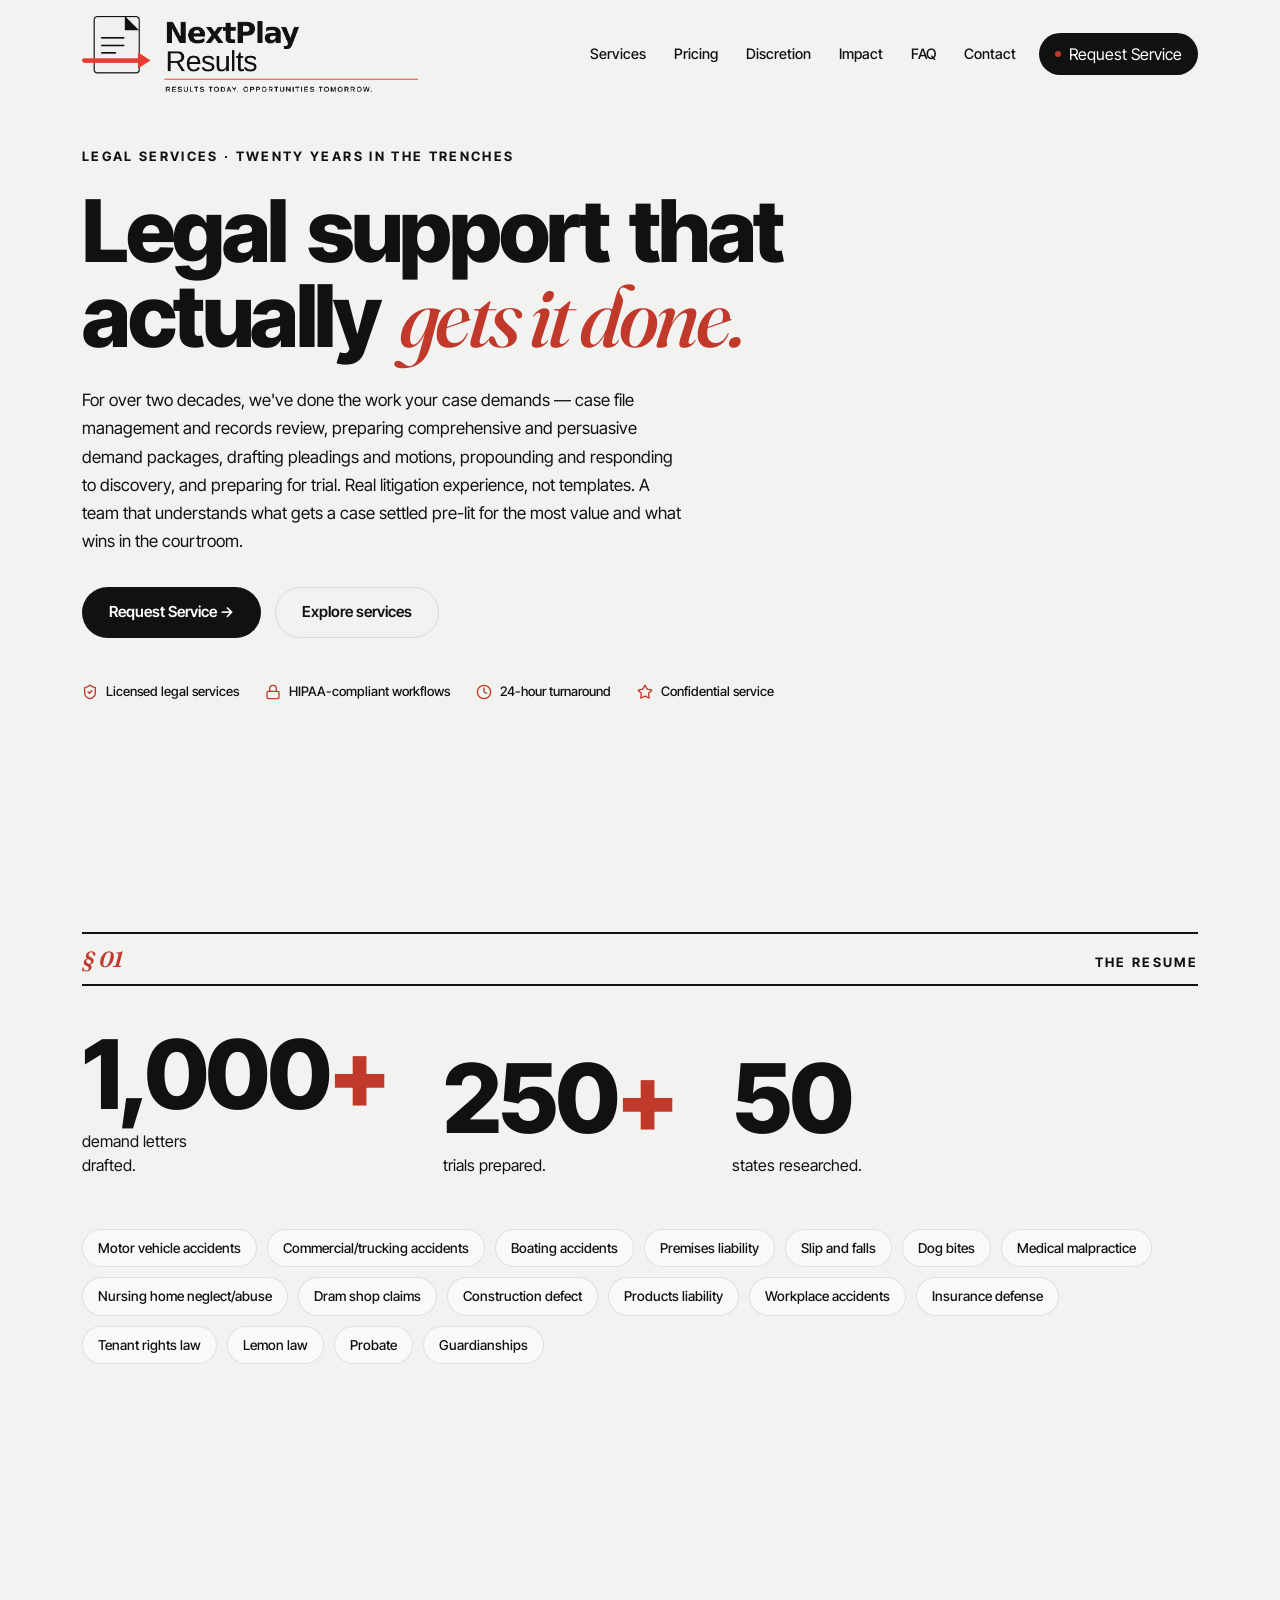
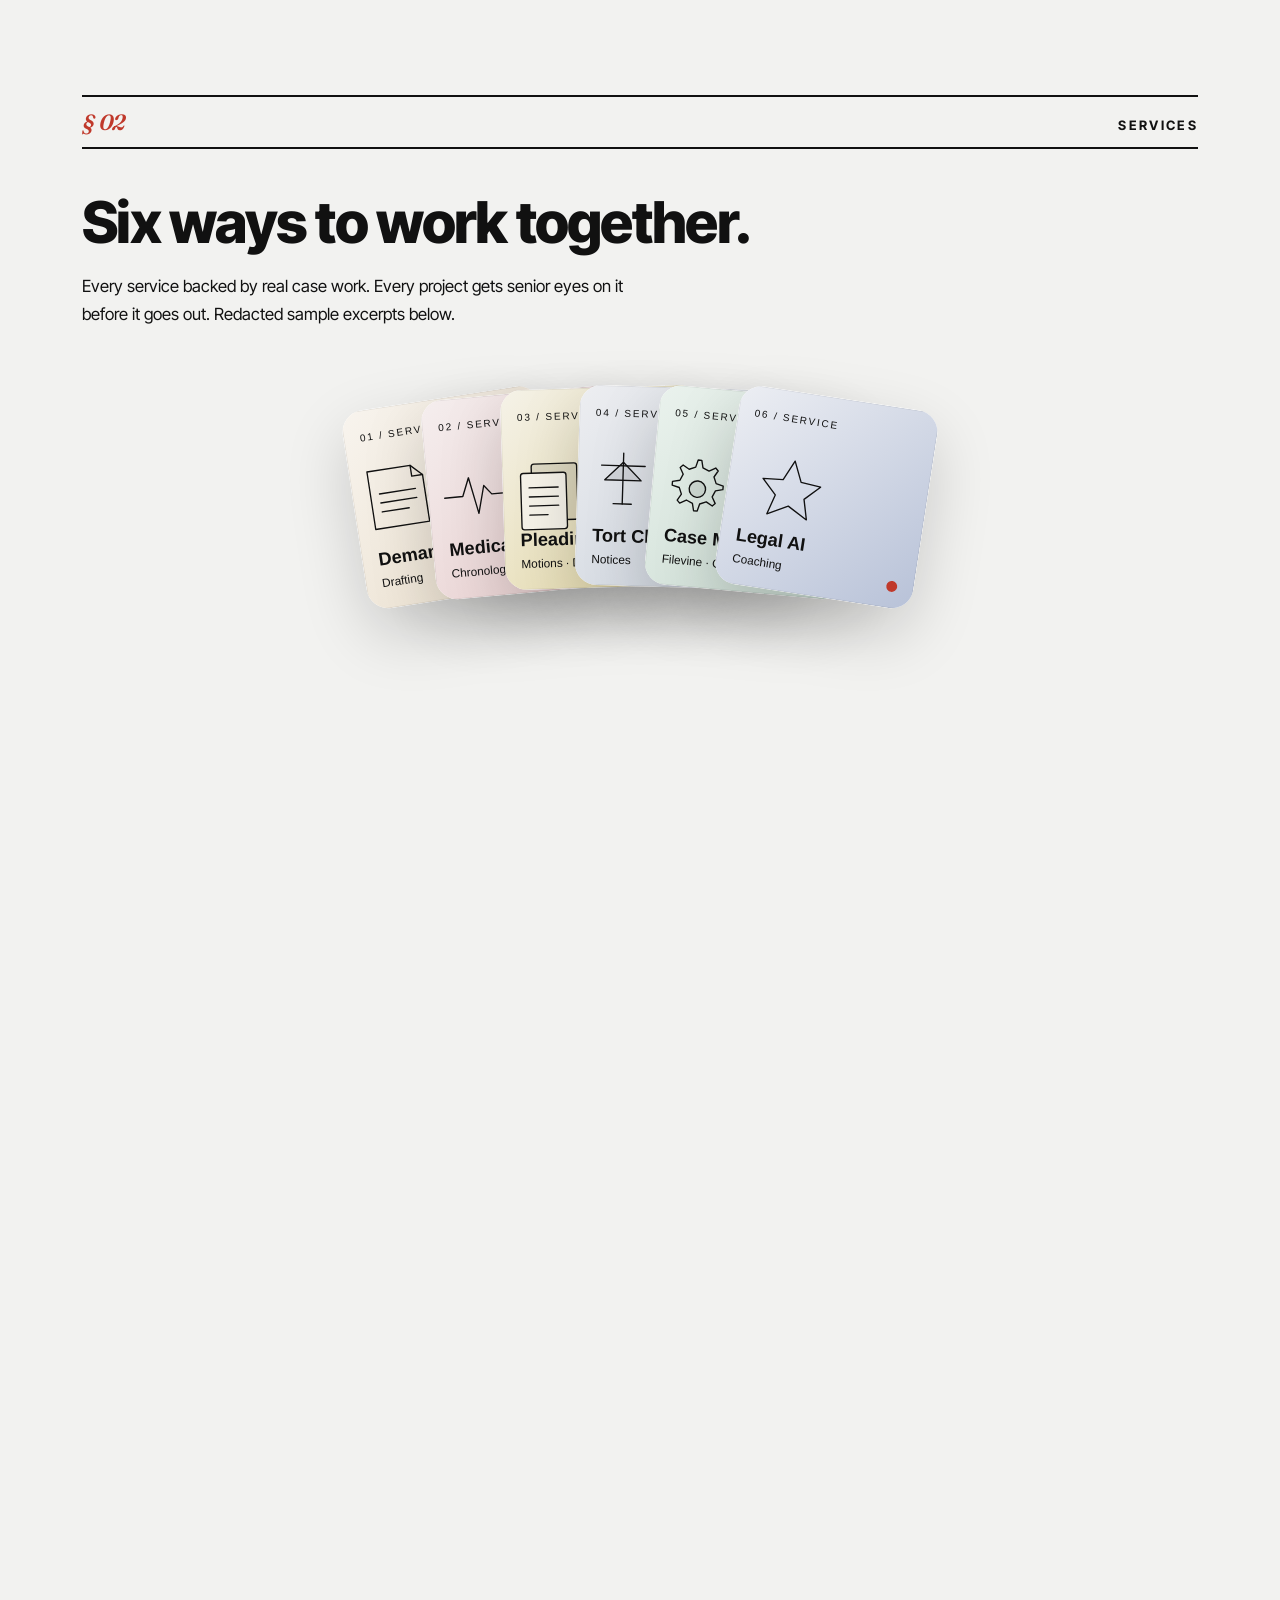
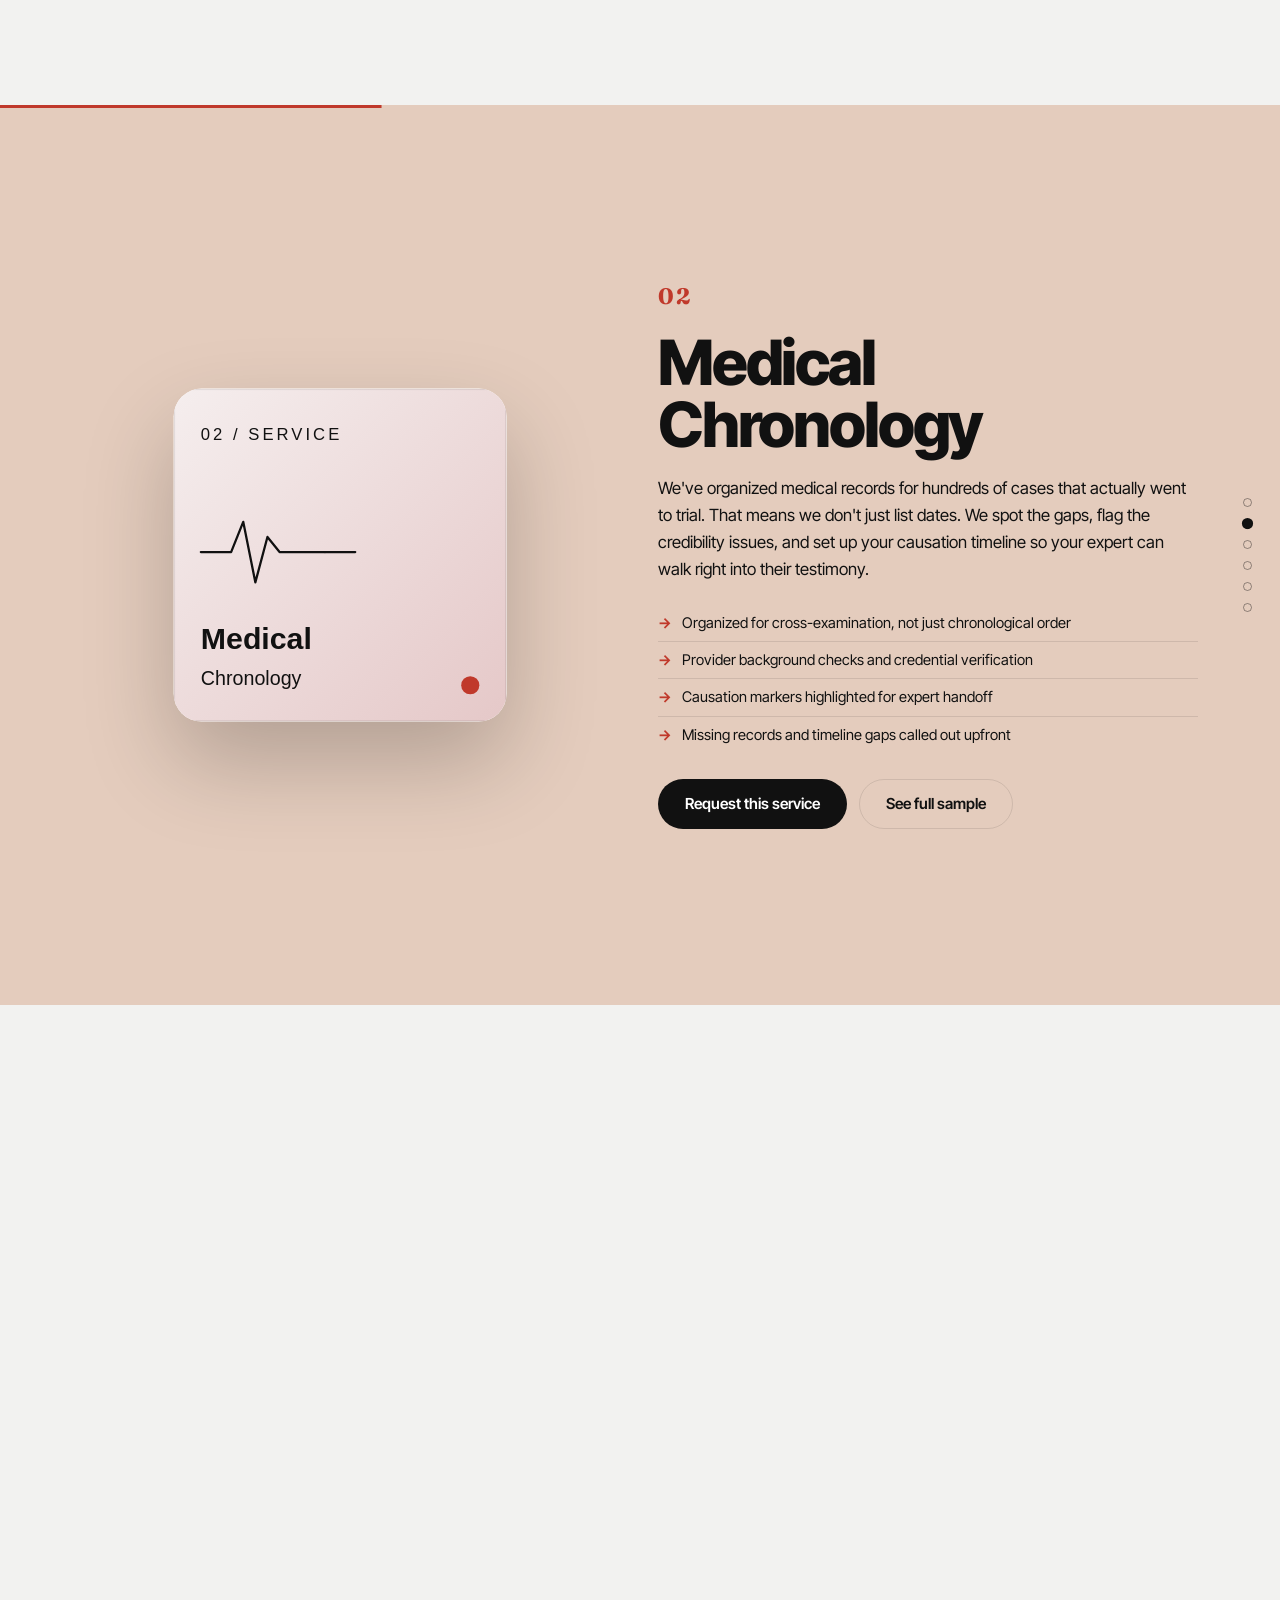
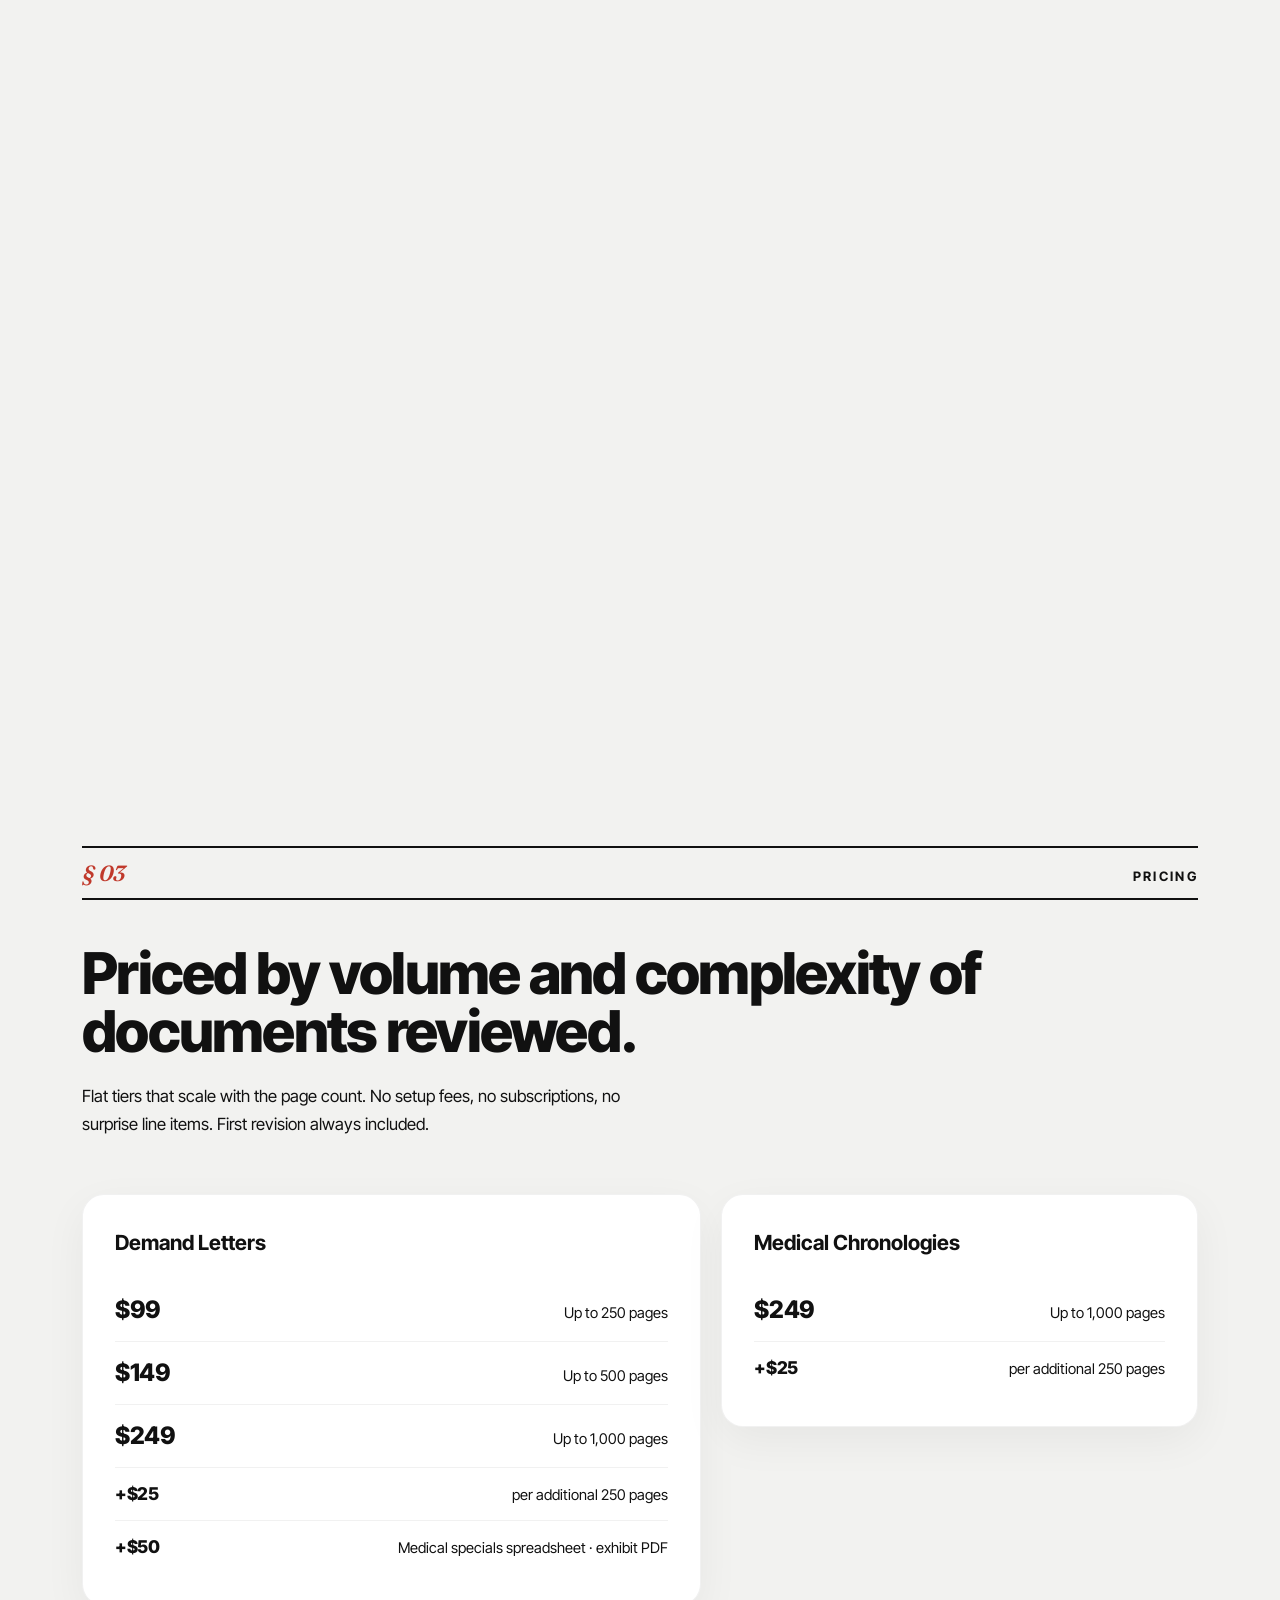
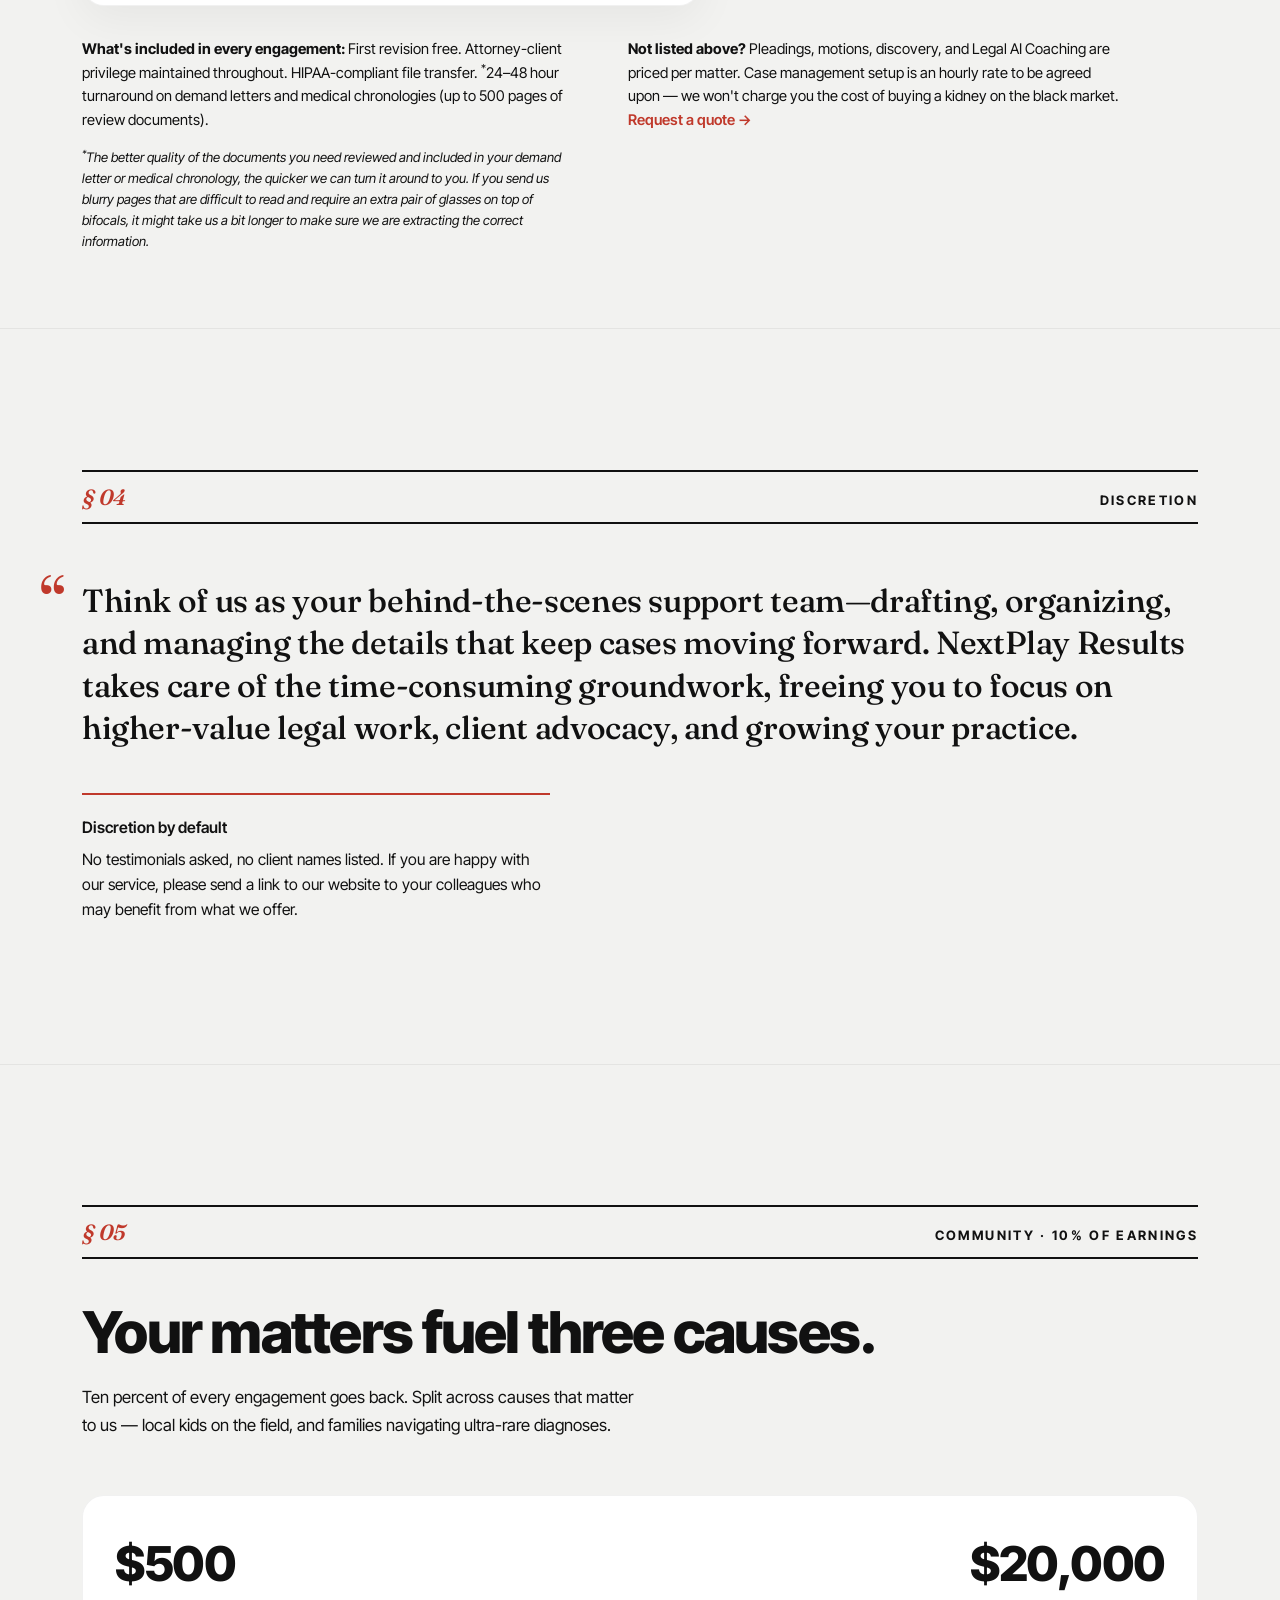
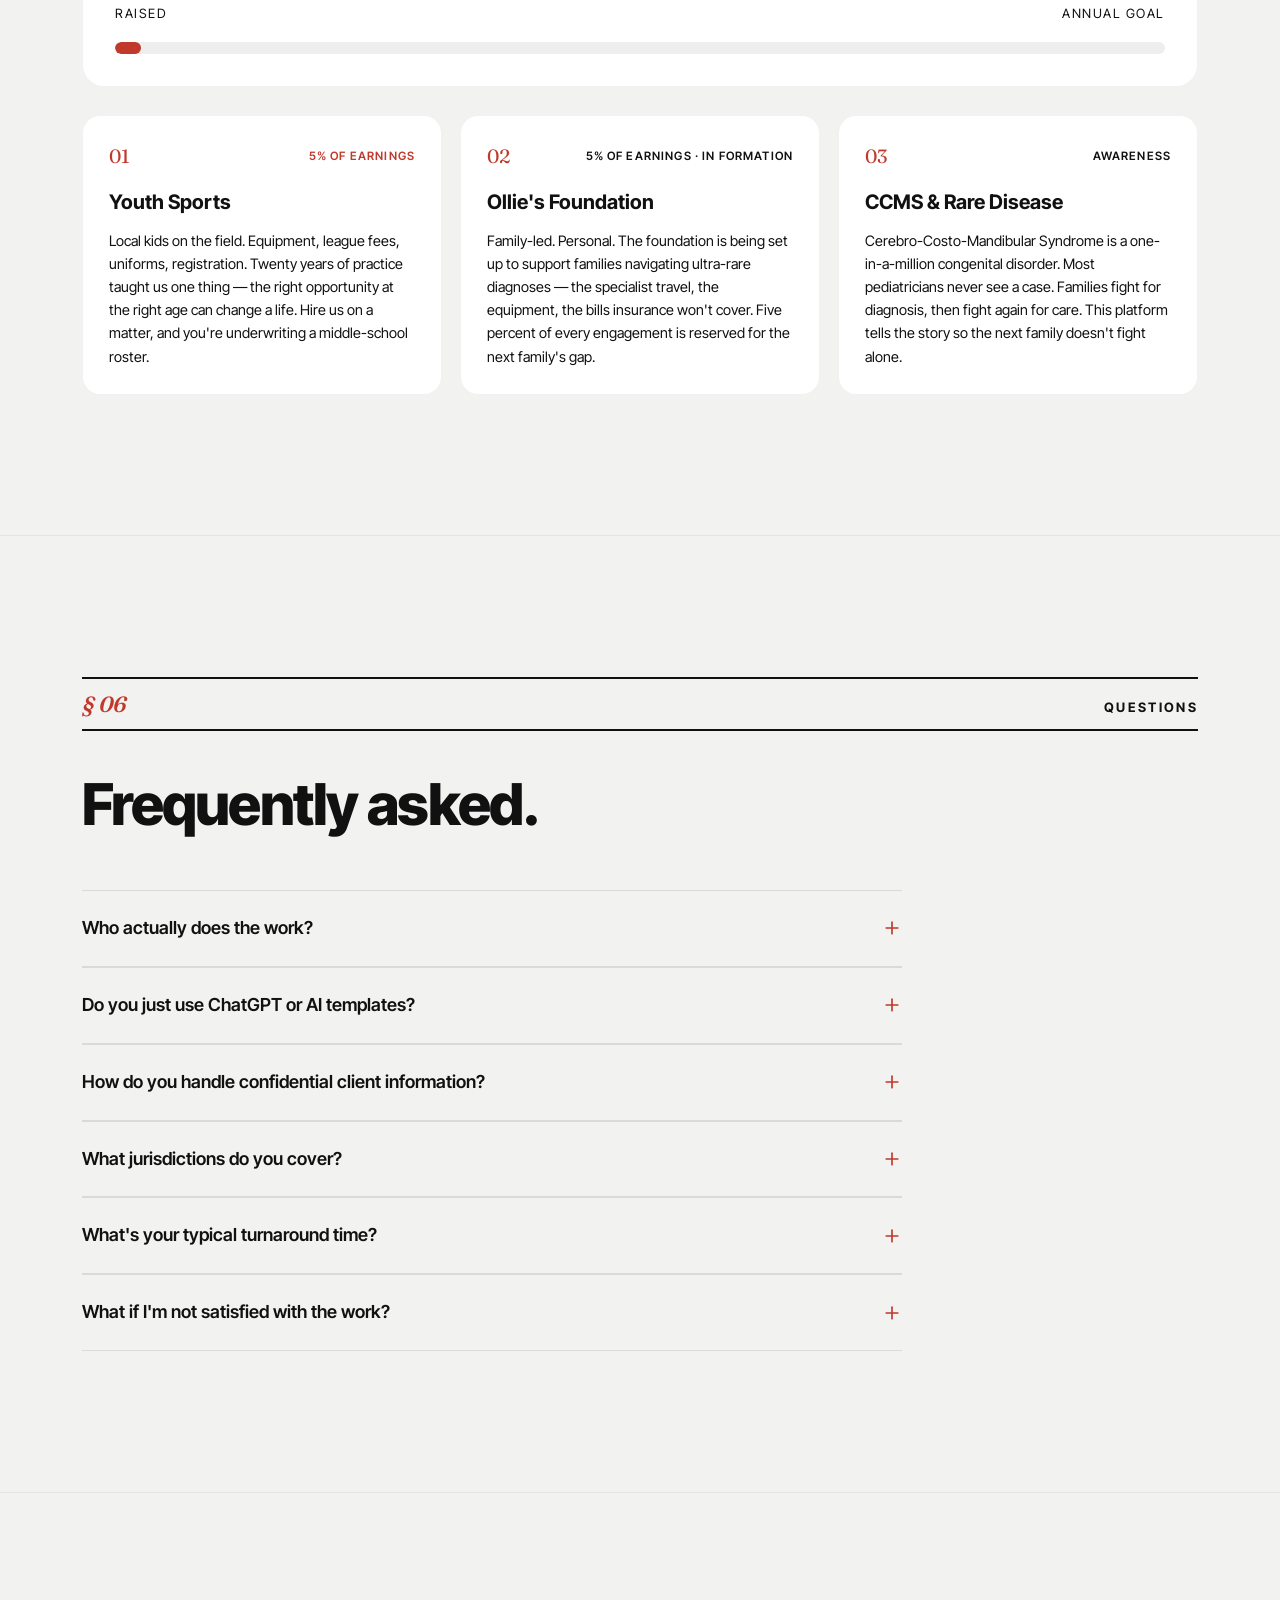
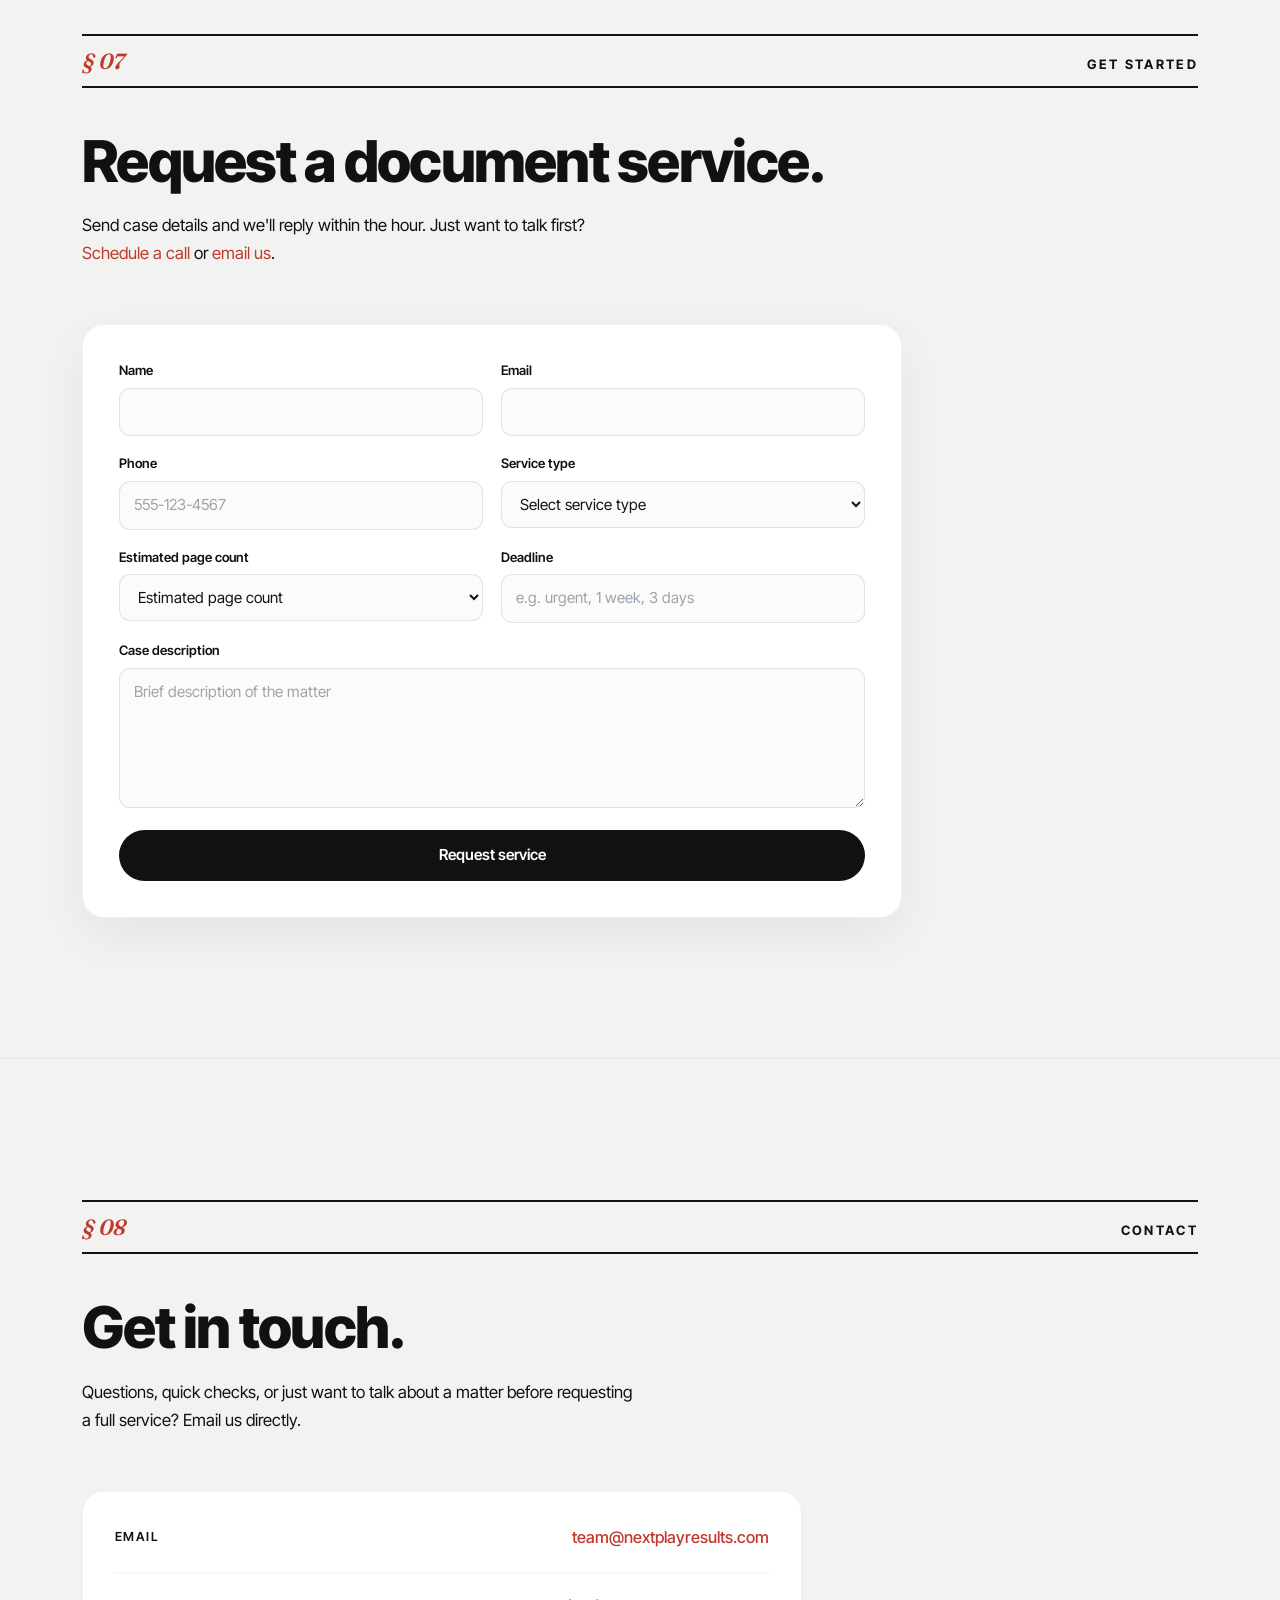
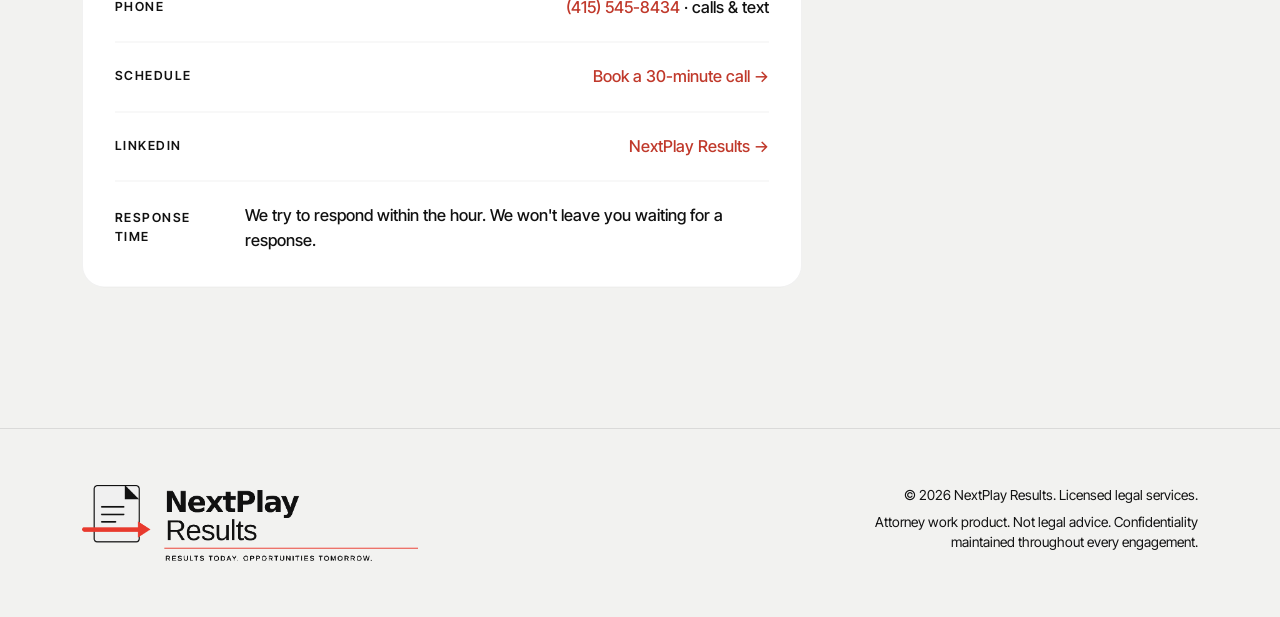
<file: index.html>
<!doctype html>
<html lang="en">
  <head>
    <meta charset="UTF-8" />
    <link rel="icon" type="image/svg+xml" href="/favicon.svg" />
    <meta name="viewport" content="width=device-width, initial-scale=1.0" />
    <title>NextPlay Results — Legal Support That Gets It Done</title>
    <meta name="description" content="Twenty years in the trenches. Demand letters, medical chronologies, pleadings, motions, discovery, tort claim notices, case management setup, and legal AI coaching — done right, done fast." />
    <link rel="canonical" href="https://nextplayresults.com/" />
    <meta property="og:type" content="website" />
    <meta property="og:url" content="https://nextplayresults.com/" />
    <meta property="og:title" content="NextPlay Results — Legal Support That Gets It Done" />
    <meta property="og:description" content="Twenty years in the trenches. Demand letters, medical chronologies, pleadings, motions, discovery, tort claim notices, case management setup, and legal AI coaching." />
    <meta property="og:image" content="https://nextplayresults.com/og-image.jpg" />
    <meta name="twitter:card" content="summary_large_image" />
    <meta name="twitter:title" content="NextPlay Results — Legal Support That Gets It Done" />
    <meta name="twitter:description" content="Demand letters, medical chronologies, pleadings, motions, discovery, tort claim notices, case management setup, and legal AI coaching." />
    <meta name="twitter:image" content="https://nextplayresults.com/og-image.jpg" />
    <script type="application/ld+json">
      {
        "@context": "https://schema.org",
        "@type": "ProfessionalService",
        "name": "NextPlay Results",
        "url": "https://nextplayresults.com",
        "image": "https://nextplayresults.com/og-image.jpg",
        "description": "Professional legal support services: demand letters, medical chronologies, pleadings, motions, discovery, tort claim notices, case management setup, and legal AI coaching. Twenty years of litigation experience.",
        "email": "team@nextplayresults.com",
        "telephone": "+1-415-545-8434",
        "sameAs": ["https://www.linkedin.com/company/nextplay-results/"],
        "areaServed": { "@type": "Country", "name": "United States" },
        "hasOfferCatalog": {
          "@type": "OfferCatalog",
          "name": "Legal Services",
          "itemListElement": [
            { "@type": "Offer", "itemOffered": { "@type": "Service", "name": "Demand Letter Drafting" } },
            { "@type": "Offer", "itemOffered": { "@type": "Service", "name": "Medical Chronology" } },
            { "@type": "Offer", "itemOffered": { "@type": "Service", "name": "Pleadings, Motions & Discovery" } },
            { "@type": "Offer", "itemOffered": { "@type": "Service", "name": "Tort Claim Notices" } },
            { "@type": "Offer", "itemOffered": { "@type": "Service", "name": "Case Management Setup" } },
            { "@type": "Offer", "itemOffered": { "@type": "Service", "name": "Legal AI Coaching" } }
          ]
        }
      }
    </script>
    <script type="application/ld+json">
      {
              "@context": "https://schema.org",
              "@type": "FAQPage",
              "mainEntity": [
                      {
                              "@type": "Question",
                              "name": "Who actually does the work?",
                              "acceptedAnswer": {
                                      "@type": "Answer",
                                      "text": "Our team — licensed, twenty years in the trenches. Mostly PI, med mal, and workers comp, but we've also done corporate, probate, and insurance defense work. We've written over 1,000 demand letters, prepped for 250+ trials, and sat through 20 of them in court. Every project gets senior eyes on it before it goes out."
                              }
                      },
                      {
                              "@type": "Question",
                              "name": "Do you just use ChatGPT or AI templates?",
                              "acceptedAnswer": {
                                      "@type": "Answer",
                                      "text": "Absolutely not. We use AI to speed up research and initial drafts, but then we actually read and rewrite everything. You're not getting some ChatGPT output with our name slapped on it. If a citation's in there, we checked it. If a damages number's in there, we did the math. That's the difference."
                              }
                      },
                      {
                              "@type": "Question",
                              "name": "How do you handle confidential client information?",
                              "acceptedAnswer": {
                                      "@type": "Answer",
                                      "text": "HIPAA-compliant workflows, encrypted file transfer, NDAs standard, and strict matter-scoped processes. Attorney-client privilege is maintained throughout. We never disclose client lists or case details."
                              }
                      },
                      {
                              "@type": "Question",
                              "name": "What jurisdictions do you cover?",
                              "acceptedAnswer": {
                                      "@type": "Answer",
                                      "text": "All 50 states. With 20 years of multi-state legal research experience, we're equipped to handle venue-specific case law, statutes, and procedural requirements across any jurisdiction."
                              }
                      },
                      {
                              "@type": "Question",
                              "name": "What's your typical turnaround time?",
                              "acceptedAnswer": {
                                      "@type": "Answer",
                                      "text": "Most demand letters are done in 24–48 hours. Med chronos take 2–5 days depending on how many records you're sending us. If you're in a bind and need something faster, just ask. We've pulled plenty of all-nighters when a case needed it."
                              }
                      },
                      {
                              "@type": "Question",
                              "name": "What if I'm not satisfied with the work?",
                              "acceptedAnswer": {
                                      "@type": "Answer",
                                      "text": "First revision is always included. If it's still not right after that, we'll either fix it or refund you. No questions asked. Twenty years in this business means our reputation matters more than one project fee."
                              }
                      }
              ]
      }
    </script>
    <script type="module" crossorigin src="/assets/index-Ba7_Fw45.js"></script>
    <link rel="stylesheet" crossorigin href="/assets/index-BIxoUwU3.css">
  </head>
  <body>
    <div id="root"><header class="nav "><div class="nav-inner"><button class="wordmark" aria-label="NextPlay Results — back to top"><img class="logo-img" alt="NextPlay Results — Results today. Opportunities tomorrow." draggable="false" src="/logo.png"></button><nav class="nav-links"><button class="nav-link">Services</button><button class="nav-link">Pricing</button><button class="nav-link">Discretion</button><button class="nav-link">Impact</button><button class="nav-link">FAQ</button><button class="nav-link">Contact</button><button class="nav-cta"><span class="nav-dot"></span> Request Service</button></nav></div></header><section class="hero" id="top"><div class="container"><div class="eyebrow" style="opacity: 1;">Legal Services · Twenty Years In The Trenches</div><h1 class="hero-title"><span style="display: inline-block; margin-right: 0.25em; opacity: 1; transform: none;">Legal</span><span style="display: inline-block; margin-right: 0.25em; opacity: 1; transform: none;">support</span><span style="display: inline-block; margin-right: 0.25em; opacity: 1; transform: none;">that</span><span style="display: inline-block; margin-right: 0.25em; opacity: 1; transform: none;">actually</span><span class="serif accent" style="display: inline-block; opacity: 1; transform: none;">gets it done.</span></h1><p class="hero-lede" style="opacity: 1; transform: none;">For over two decades, we've done the work your case demands — case file management and records review, preparing comprehensive and persuasive demand packages, drafting pleadings and motions, propounding and responding to discovery, and preparing for trial. Real litigation experience, not templates. A team that understands what gets a case settled pre-lit for the most value and what wins in the courtroom.</p><div class="hero-actions" style="opacity: 1; transform: none;"><button class="btn btn-primary">Request Service →</button><button class="btn btn-ghost">Explore services</button></div><ul class="trust-strip" style="opacity: 1;"><li><svg xmlns="http://www.w3.org/2000/svg" width="16" height="16" viewBox="0 0 24 24" fill="none" stroke="currentColor" stroke-width="2" stroke-linecap="round" stroke-linejoin="round" class="lucide lucide-shield-check" aria-hidden="true"><path d="M20 13c0 5-3.5 7.5-7.66 8.95a1 1 0 0 1-.67-.01C7.5 20.5 4 18 4 13V6a1 1 0 0 1 1-1c2 0 4.5-1.2 6.24-2.72a1.17 1.17 0 0 1 1.52 0C14.51 3.81 17 5 19 5a1 1 0 0 1 1 1z"></path><path d="m9 12 2 2 4-4"></path></svg> Licensed legal services</li><li><svg xmlns="http://www.w3.org/2000/svg" width="16" height="16" viewBox="0 0 24 24" fill="none" stroke="currentColor" stroke-width="2" stroke-linecap="round" stroke-linejoin="round" class="lucide lucide-lock" aria-hidden="true"><rect width="18" height="11" x="3" y="11" rx="2" ry="2"></rect><path d="M7 11V7a5 5 0 0 1 10 0v4"></path></svg> HIPAA-compliant workflows</li><li><svg xmlns="http://www.w3.org/2000/svg" width="16" height="16" viewBox="0 0 24 24" fill="none" stroke="currentColor" stroke-width="2" stroke-linecap="round" stroke-linejoin="round" class="lucide lucide-clock" aria-hidden="true"><circle cx="12" cy="12" r="10"></circle><path d="M12 6v6l4 2"></path></svg> 24-hour turnaround</li><li><svg xmlns="http://www.w3.org/2000/svg" width="16" height="16" viewBox="0 0 24 24" fill="none" stroke="currentColor" stroke-width="2" stroke-linecap="round" stroke-linejoin="round" class="lucide lucide-star" aria-hidden="true"><path d="M11.525 2.295a.53.53 0 0 1 .95 0l2.31 4.679a2.123 2.123 0 0 0 1.595 1.16l5.166.756a.53.53 0 0 1 .294.904l-3.736 3.638a2.123 2.123 0 0 0-.611 1.878l.882 5.14a.53.53 0 0 1-.771.56l-4.618-2.428a2.122 2.122 0 0 0-1.973 0L6.396 21.01a.53.53 0 0 1-.77-.56l.881-5.139a2.122 2.122 0 0 0-.611-1.879L2.16 9.795a.53.53 0 0 1 .294-.906l5.165-.755a2.122 2.122 0 0 0 1.597-1.16z"></path></svg> Confidential service</li></ul></div></section><section class="band" style="background: var(--bg);"><div class="container"><div class="" style="opacity: 0; transform: translateY(24px);"><div class="eyebrow"><span class="eyebrow-num">§ 01</span> The Resume</div></div><div class="" style="opacity: 0; transform: translateY(24px);"><div class="stats-row"><div class="stat"><span class="stat-number">0<span class="plus">+</span></span><span class="stat-label">demand letters drafted.</span></div><div class="stat"><span class="stat-number">0<span class="plus">+</span></span><span class="stat-label">trials prepared.</span></div><div class="stat"><span class="stat-number">0</span><span class="stat-label">states researched.</span></div></div></div><div class="" style="opacity: 0; transform: translateY(24px);"><ul class="tags"><li class="tag">Motor vehicle accidents</li><li class="tag">Commercial/trucking accidents</li><li class="tag">Boating accidents</li><li class="tag">Premises liability</li><li class="tag">Slip and falls</li><li class="tag">Dog bites</li><li class="tag">Medical malpractice</li><li class="tag">Nursing home neglect/abuse</li><li class="tag">Dram shop claims</li><li class="tag">Construction defect</li><li class="tag">Products liability</li><li class="tag">Workplace accidents</li><li class="tag">Insurance defense</li><li class="tag">Tenant rights law</li><li class="tag">Lemon law</li><li class="tag">Probate</li><li class="tag">Guardianships</li></ul></div></div></section><div id="services"><section class="spread"><div class="spread-stage"><div class="container"><div><div class="" style="opacity: 0; transform: translateY(24px);"><header class="section-header"><div class="eyebrow"><span class="eyebrow-num">§ 02</span> Services</div><h2 class="section-title">Six ways to work together.</h2><p class="section-lede">Every service backed by real case work. Every project gets senior eyes on it before it goes out. Redacted sample excerpts below.</p></header></div></div><div class="spread-deck"><div class="spread-card" role="button" tabindex="0" aria-label="View Demand Letter Drafting" style="cursor: pointer; transform: translateX(-40px) translateY(17.5px) translateX(-50%) rotate(-12.5deg);"><img alt="Demand Letter Drafting" draggable="false" src="/card-1.svg"></div><div class="spread-card" role="button" tabindex="0" aria-label="View Medical Chronology" style="cursor: pointer; transform: translateX(-24px) translateY(10.5px) translateX(-50%) rotate(-7.5deg);"><img alt="Medical Chronology" draggable="false" src="/card-3.svg"></div><div class="spread-card" role="button" tabindex="0" aria-label="View Pleadings, Motions &amp; Discovery" style="cursor: pointer; transform: translateX(-8px) translateY(3.5px) translateX(-50%) rotate(-2.5deg);"><img alt="Pleadings, Motions &amp; Discovery" draggable="false" src="/card-4.svg"></div><div class="spread-card" role="button" tabindex="0" aria-label="View Tort Claim Notices" style="cursor: pointer; transform: translateX(8px) translateY(3.5px) translateX(-50%) rotate(2.5deg);"><img alt="Tort Claim Notices" draggable="false" src="/card-2.svg"></div><div class="spread-card" role="button" tabindex="0" aria-label="View Case Management Setup" style="cursor: pointer; transform: translateX(24px) translateY(10.5px) translateX(-50%) rotate(7.5deg);"><img alt="Case Management Setup" draggable="false" src="/card-6.svg"></div><div class="spread-card" role="button" tabindex="0" aria-label="View Legal AI Coaching" style="cursor: pointer; transform: translateX(40px) translateY(17.5px) translateX(-50%) rotate(12.5deg);"><img alt="Legal AI Coaching" draggable="false" src="/card-5.svg"></div></div></div></div></section><section class="journey" style="height: 600vh;"><div class="journey-stage" style="background-color: rgb(232, 220, 200);"><div class="journey-progress"><div class="journey-progress-fill" style="transform: scaleX(0);"></div></div><div class="journey-dots"><button class="journey-dot active" aria-label="Demand Letter Drafting"></button><button class="journey-dot " aria-label="Medical Chronology"></button><button class="journey-dot " aria-label="Pleadings, Motions &amp; Discovery"></button><button class="journey-dot " aria-label="Tort Claim Notices"></button><button class="journey-dot " aria-label="Case Management Setup"></button><button class="journey-dot " aria-label="Legal AI Coaching"></button></div><div class="container" style="position: relative; height: 100%;"><div class="stage-inner" style="position: absolute; inset: 0px; display: flex; align-items: center; pointer-events: auto; z-index: 2;"><div class="stage-card" style="opacity: 0.22; transform: translateX(-210px) translateX(-50%) translateY(-50%) scale(0.82) rotate(-6deg);"><img alt="Demand Letter Drafting" draggable="false" src="/card-1.svg"></div><div class="stage-panel" style="margin-left: auto; opacity: 0.22; transform: translateY(44px);"><div class="stage-eyebrow"><span class="num">01</span></div><h2 class="stage-title">Demand Letter Drafting</h2><p class="stage-desc">After writing over a thousand demand letters, we know what gets responses and what ends up in the “nice try” pile. You’ll get case law that actually applies to your venue, damage calculations that hold up, and language that makes adjusters think twice before lowballing.</p><ul class="stage-points"><li><span class="bullet">→</span> Real case law research, not copy-paste from templates</li><li><span class="bullet">→</span> Damages calculations you can support at deposition, mediation/arbitration, or trial.</li><li><span class="bullet">→</span> Tone calibrated to your specific style of writing. (Don’t worry; we acknowledge that no two attorneys practice law the same way.)</li><li><span class="bullet">→</span> Written by a human who has been negotiating legal settlements for a long time (or as our kids say, “they were born in the 1900s.”)</li></ul><div class="stage-actions"><button class="btn btn-primary">Request this service</button><button class="btn btn-ghost">See full sample</button></div></div></div><div class="stage-inner" style="position: absolute; inset: 0px; display: flex; align-items: center; pointer-events: none; z-index: 1;"><div class="stage-card" style="opacity: 0; transform: translateX(-210px) translateX(-50%) translateY(-50%) scale(0.82) rotate(-6deg);"><img alt="Medical Chronology" draggable="false" src="/card-3.svg"></div><div class="stage-panel" style="margin-left: auto; opacity: 0; transform: translateY(44px);"><div class="stage-eyebrow"><span class="num">02</span></div><h2 class="stage-title">Medical Chronology</h2><p class="stage-desc">We've organized medical records for hundreds of cases that actually went to trial. That means we don't just list dates. We spot the gaps, flag the credibility issues, and set up your causation timeline so your expert can walk right into their testimony.</p><ul class="stage-points"><li><span class="bullet">→</span> Organized for cross-examination, not just chronological order</li><li><span class="bullet">→</span> Provider background checks and credential verification</li><li><span class="bullet">→</span> Causation markers highlighted for expert handoff</li><li><span class="bullet">→</span> Missing records and timeline gaps called out upfront</li></ul><div class="stage-actions"><button class="btn btn-primary">Request this service</button><button class="btn btn-ghost">See full sample</button></div></div></div><div class="stage-inner" style="position: absolute; inset: 0px; display: none; align-items: center; pointer-events: none; z-index: 1;"><div class="stage-card" style="opacity: 0; transform: translateX(-210px) translateX(-50%) translateY(-50%) scale(0.82) rotate(-6deg);"><img alt="Pleadings, Motions &amp; Discovery" draggable="false" src="/card-4.svg"></div><div class="stage-panel" style="margin-left: auto; opacity: 0; transform: translateY(44px);"><div class="stage-eyebrow"><span class="num">03</span></div><h2 class="stage-title">Pleadings, Motions &amp; Discovery</h2><p class="stage-desc">Twenty years drafting the documents that move a case — complaints and answers, motions that get granted, and discovery that actually develops the record. We draft pleadings, motions, discovery requests, and discovery responses tuned to your venue's rules and judge's preferences, ready for your review and signature.</p><ul class="stage-points"><li><span class="bullet">→</span> Complaints, answers, and pleadings drafted to local rules</li><li><span class="bullet">→</span> Motions with supporting points and authorities that hold up</li><li><span class="bullet">→</span> Discovery requests — interrogatories, RFPs, RFAs — targeted to your theory</li><li><span class="bullet">→</span> Discovery responses and objections, properly preserved</li></ul><div class="stage-actions"><button class="btn btn-primary">Request this service</button><button class="btn btn-ghost">See full sample</button></div></div></div><div class="stage-inner" style="position: absolute; inset: 0px; display: none; align-items: center; pointer-events: none; z-index: 1;"><div class="stage-card" style="opacity: 0; transform: translateX(-210px) translateX(-50%) translateY(-50%) scale(0.82) rotate(-6deg);"><img alt="Tort Claim Notices" draggable="false" src="/card-2.svg"></div><div class="stage-panel" style="margin-left: auto; opacity: 0; transform: translateY(44px);"><div class="stage-eyebrow"><span class="num">04</span></div><h2 class="stage-title">Tort Claim Notices</h2><p class="stage-desc">Experience preparing and serving Tort Claims Act notices and ensuring compliance with statutory pre-suit requirements. Naming a public entity means tighter deadlines, immunity carve-outs, and procedural traps that kill cases before they’re filed. We’ve cleared all three.</p><ul class="stage-points"><li><span class="bullet">→</span> State-specific Tort Claims Act compliance and deadlines</li><li><span class="bullet">→</span> Proper agency identification and service of notice</li><li><span class="bullet">→</span> Statutory pre-suit requirements documented and tracked</li><li><span class="bullet">→</span> Damage itemization formatted to statute requirements</li></ul><div class="stage-actions"><button class="btn btn-primary">Request this service</button></div></div></div><div class="stage-inner" style="position: absolute; inset: 0px; display: none; align-items: center; pointer-events: none; z-index: 1;"><div class="stage-card" style="opacity: 0; transform: translateX(-210px) translateX(-50%) translateY(-50%) scale(0.82) rotate(-6deg);"><img alt="Case Management Setup" draggable="false" src="/card-6.svg"></div><div class="stage-panel" style="margin-left: auto; opacity: 0; transform: translateY(44px);"><div class="stage-eyebrow"><span class="num">05</span></div><h2 class="stage-title">Case Management Setup</h2><p class="stage-desc">Filevine Master Certified and a Clio Certified Administrator. We set up, migrate, and optimize your case management system so your matters, deadlines, documents, and billing actually run the way the software promised — not the half-configured mess most firms live with.</p><ul class="stage-points"><li><span class="bullet">→</span> Filevine and Clio setup, migration, and cleanup</li><li><span class="bullet">→</span> Matter templates, workflows, and deadline automation built to your practice</li><li><span class="bullet">→</span> Document management and intake forms wired to your process</li><li><span class="bullet">→</span> Team training so it sticks after we hand it off</li></ul><div class="stage-actions"><button class="btn btn-primary">Request this service</button></div></div></div><div class="stage-inner" style="position: absolute; inset: 0px; display: none; align-items: center; pointer-events: none; z-index: 1;"><div class="stage-card" style="opacity: 0; transform: translateX(-210px) translateX(-50%) translateY(-50%) scale(0.82) rotate(-6deg);"><img alt="Legal AI Coaching" draggable="false" src="/card-5.svg"></div><div class="stage-panel" style="margin-left: auto; opacity: 0; transform: translateY(44px);"><div class="stage-eyebrow"><span class="num">06</span></div><h2 class="stage-title">Legal AI Coaching</h2><p class="stage-desc">Your associates are already using AI. They just haven’t told you. Let’s get everyone on the same workflow — tools that work, prompts that don’t hallucinate, and a process that won’t end up in a sanctions order.</p><ul class="stage-points"><li><span class="bullet">→</span> Setup that respects privilege (still matters, somehow people forget)</li><li><span class="bullet">→</span> Prompts tuned to discovery, not generic “summarize this”</li><li><span class="bullet">→</span> Citation verification before anything leaves your office</li><li><span class="bullet">→</span> Training your team will actually use — not another LinkedIn Learning course</li></ul><div class="stage-actions"><button class="btn btn-primary">Request this service</button></div></div></div></div></div></section></div><section class="band" id="pricing"><div class="container"><div class="" style="opacity: 0; transform: translateY(24px);"><div class="eyebrow"><span class="eyebrow-num">§ 03</span> Pricing</div></div><div class="" style="opacity: 0; transform: translateY(24px);"><header class="section-header"><h2 class="section-title">Priced by volume and complexity of documents reviewed.</h2><p class="section-lede">Flat tiers that scale with the page count. No setup fees, no subscriptions, no surprise line items. First revision always included.</p></header></div><div class="" style="opacity: 0; transform: translateY(24px);"><div class="pricing-grid"><article class="price-card"><h3 class="price-card-title">Demand Letters</h3><div class="price-row"><span class="price-amt">$99</span><span class="price-scope">Up to 250 pages</span></div><div class="price-row"><span class="price-amt">$149</span><span class="price-scope">Up to 500 pages</span></div><div class="price-row"><span class="price-amt">$249</span><span class="price-scope">Up to 1,000 pages</span></div><div class="price-row price-row--addon"><span class="price-amt">+$25</span><span class="price-scope">per additional 250 pages</span></div><div class="price-row price-row--addon"><span class="price-amt">+$50</span><span class="price-scope">Medical specials spreadsheet · exhibit PDF</span></div></article><article class="price-card"><h3 class="price-card-title">Medical Chronologies</h3><div class="price-row"><span class="price-amt">$249</span><span class="price-scope">Up to 1,000 pages</span></div><div class="price-row price-row--addon"><span class="price-amt">+$25</span><span class="price-scope">per additional 250 pages</span></div></article></div></div><div class="" style="opacity: 0; transform: translateY(24px);"><div class="pricing-notes"><p><strong>What's included in every engagement:</strong> First revision free. Attorney-client privilege maintained throughout. HIPAA-compliant file transfer. <sup>*</sup>24–48 hour turnaround on demand letters and medical chronologies (up to 500 pages of review documents).</p><p class="pricing-footnote"><sup>*</sup>The better quality of the documents you need reviewed and included in your demand letter or medical chronology, the quicker we can turn it around to you. If you send us blurry pages that are difficult to read and require an extra pair of glasses on top of bifocals, it might take us a bit longer to make sure we are extracting the correct information.</p><p><strong>Not listed above?</strong> Pleadings, motions, discovery, and Legal AI Coaching are priced per matter. Case management setup is an hourly rate to be agreed upon — we won't charge you the cost of buying a kidney on the black market. <button class="btn-text">Request a quote →</button></p></div></div></div></section><section class="band discretion" id="discretion"><div class="container"><div class="" style="opacity: 0; transform: translateY(24px);"><div class="eyebrow"><span class="eyebrow-num">§ 04</span> Discretion</div></div><div class="discretion-grid"><div class="" style="opacity: 0; transform: translateY(24px);"><blockquote class="pull-quote">Think of us as your behind-the-scenes support team—drafting, organizing, and managing the details that keep cases moving forward. NextPlay Results takes care of the time-consuming groundwork, freeing you to focus on higher-value legal work, client advocacy, and growing your practice.</blockquote></div><div class="" style="opacity: 0; transform: translateY(24px);"><p class="discretion-coda"><span class="discretion-coda-label">Discretion by default</span>No testimonials asked, no client names listed. If you are happy with our service, please send a link to our website to your colleagues who may benefit from what we offer.</p></div></div></div></section><section class="band" id="impact"><div class="container"><div class="" style="opacity: 0; transform: translateY(24px);"><header class="section-header"><div class="eyebrow"><span class="eyebrow-num">§ 05</span> Community · 10% of earnings</div><h2 class="section-title">Your matters fuel three causes.</h2><p class="section-lede">Ten percent of every engagement goes back. Split across causes that matter to us — local kids on the field, and families navigating ultra-rare diagnoses.</p></header></div><div class="" style="opacity: 0; transform: translateY(24px);"><div class="impact-panel"><div class="impact-numbers"><div><span class="impact-amount">$500</span><span class="impact-amount-label">Raised</span></div><div class="impact-goal"><span class="impact-amount">$20,000</span><span class="impact-amount-label">Annual goal</span></div></div><div class="progress-track"><div class="progress-fill" style="width: 2.5%;"></div></div></div></div><div class="" style="opacity: 0; transform: translateY(24px);"><div class="pillars"><article class="pillar"><div class="pillar-head"><span class="pillar-index">01</span><span class="pillar-share">5% of earnings</span></div><h3 class="pillar-title">Youth Sports</h3><p class="pillar-copy">Local kids on the field. Equipment, league fees, uniforms, registration. Twenty years of practice taught us one thing — the right opportunity at the right age can change a life. Hire us on a matter, and you're underwriting a middle-school roster.</p></article><article class="pillar"><div class="pillar-head"><span class="pillar-index">02</span><span class="pillar-share pillar-share--muted">5% of earnings · In formation</span></div><h3 class="pillar-title">Ollie's Foundation</h3><p class="pillar-copy">Family-led. Personal. The foundation is being set up to support families navigating ultra-rare diagnoses — the specialist travel, the equipment, the bills insurance won't cover. Five percent of every engagement is reserved for the next family's gap.</p></article><article class="pillar"><div class="pillar-head"><span class="pillar-index">03</span><span class="pillar-share pillar-share--muted">Awareness</span></div><h3 class="pillar-title">CCMS &amp; Rare Disease</h3><p class="pillar-copy">Cerebro-Costo-Mandibular Syndrome is a one-in-a-million congenital disorder. Most pediatricians never see a case. Families fight for diagnosis, then fight again for care. This platform tells the story so the next family doesn't fight alone.</p></article></div></div></div></section><section class="band" id="faq"><div class="container"><div class="" style="opacity: 0; transform: translateY(24px);"><header class="section-header"><div class="eyebrow"><span class="eyebrow-num">§ 06</span> Questions</div><h2 class="section-title">Frequently asked.</h2></header></div><div class="faq-list"><div class="" style="opacity: 0; transform: translateY(24px);"><div class="faq-item"><button class="faq-q" aria-expanded="false" aria-controls="faq-a-0">Who actually does the work?<svg xmlns="http://www.w3.org/2000/svg" width="20" height="20" viewBox="0 0 24 24" fill="none" stroke="currentColor" stroke-width="2" stroke-linecap="round" stroke-linejoin="round" class="lucide lucide-plus faq-icon" aria-hidden="true"><path d="M5 12h14"></path><path d="M12 5v14"></path></svg></button><div id="faq-a-0" style="overflow: hidden; height: 0px; opacity: 0;"><p class="faq-a">Our team — licensed, twenty years in the trenches. Mostly PI, med mal, and workers comp, but we've also done corporate, probate, and insurance defense work. We've written over 1,000 demand letters, prepped for 250+ trials, and sat through 20 of them in court. Every project gets senior eyes on it before it goes out.</p></div></div></div><div class="" style="opacity: 0; transform: translateY(24px);"><div class="faq-item"><button class="faq-q" aria-expanded="false" aria-controls="faq-a-1">Do you just use ChatGPT or AI templates?<svg xmlns="http://www.w3.org/2000/svg" width="20" height="20" viewBox="0 0 24 24" fill="none" stroke="currentColor" stroke-width="2" stroke-linecap="round" stroke-linejoin="round" class="lucide lucide-plus faq-icon" aria-hidden="true"><path d="M5 12h14"></path><path d="M12 5v14"></path></svg></button><div id="faq-a-1" style="overflow: hidden; height: 0px; opacity: 0;"><p class="faq-a">Absolutely not. We use AI to speed up research and initial drafts, but then we actually read and rewrite everything. You're not getting some ChatGPT output with our name slapped on it. If a citation's in there, we checked it. If a damages number's in there, we did the math. That's the difference.</p></div></div></div><div class="" style="opacity: 0; transform: translateY(24px);"><div class="faq-item"><button class="faq-q" aria-expanded="false" aria-controls="faq-a-2">How do you handle confidential client information?<svg xmlns="http://www.w3.org/2000/svg" width="20" height="20" viewBox="0 0 24 24" fill="none" stroke="currentColor" stroke-width="2" stroke-linecap="round" stroke-linejoin="round" class="lucide lucide-plus faq-icon" aria-hidden="true"><path d="M5 12h14"></path><path d="M12 5v14"></path></svg></button><div id="faq-a-2" style="overflow: hidden; height: 0px; opacity: 0;"><p class="faq-a">HIPAA-compliant workflows, encrypted file transfer, NDAs standard, and strict matter-scoped processes. Attorney-client privilege is maintained throughout. We never disclose client lists or case details.</p></div></div></div><div class="" style="opacity: 0; transform: translateY(24px);"><div class="faq-item"><button class="faq-q" aria-expanded="false" aria-controls="faq-a-3">What jurisdictions do you cover?<svg xmlns="http://www.w3.org/2000/svg" width="20" height="20" viewBox="0 0 24 24" fill="none" stroke="currentColor" stroke-width="2" stroke-linecap="round" stroke-linejoin="round" class="lucide lucide-plus faq-icon" aria-hidden="true"><path d="M5 12h14"></path><path d="M12 5v14"></path></svg></button><div id="faq-a-3" style="overflow: hidden; height: 0px; opacity: 0;"><p class="faq-a">All 50 states. With 20 years of multi-state legal research experience, we're equipped to handle venue-specific case law, statutes, and procedural requirements across any jurisdiction.</p></div></div></div><div class="" style="opacity: 0; transform: translateY(24px);"><div class="faq-item"><button class="faq-q" aria-expanded="false" aria-controls="faq-a-4">What's your typical turnaround time?<svg xmlns="http://www.w3.org/2000/svg" width="20" height="20" viewBox="0 0 24 24" fill="none" stroke="currentColor" stroke-width="2" stroke-linecap="round" stroke-linejoin="round" class="lucide lucide-plus faq-icon" aria-hidden="true"><path d="M5 12h14"></path><path d="M12 5v14"></path></svg></button><div id="faq-a-4" style="overflow: hidden; height: 0px; opacity: 0;"><p class="faq-a">Most demand letters are done in 24–48 hours. Med chronos take 2–5 days depending on how many records you're sending us. If you're in a bind and need something faster, just ask. We've pulled plenty of all-nighters when a case needed it.</p></div></div></div><div class="" style="opacity: 0; transform: translateY(24px);"><div class="faq-item"><button class="faq-q" aria-expanded="false" aria-controls="faq-a-5">What if I'm not satisfied with the work?<svg xmlns="http://www.w3.org/2000/svg" width="20" height="20" viewBox="0 0 24 24" fill="none" stroke="currentColor" stroke-width="2" stroke-linecap="round" stroke-linejoin="round" class="lucide lucide-plus faq-icon" aria-hidden="true"><path d="M5 12h14"></path><path d="M12 5v14"></path></svg></button><div id="faq-a-5" style="overflow: hidden; height: 0px; opacity: 0;"><p class="faq-a">First revision is always included. If it's still not right after that, we'll either fix it or refund you. No questions asked. Twenty years in this business means our reputation matters more than one project fee.</p></div></div></div></div></div></section><section class="band" id="request"><div class="container"><div class="" style="opacity: 0; transform: translateY(24px);"><header class="section-header"><div class="eyebrow"><span class="eyebrow-num">§ 07</span> Get started</div><h2 class="section-title">Request a document service.</h2><p class="section-lede">Send case details and we'll reply within the hour. Just want to talk first? <a href="#contact" class="contact-link">Schedule a call</a> or <a href="mailto:team@nextplayresults.com" class="contact-link">email us</a>.</p></header></div><div class="" style="opacity: 0; transform: translateY(24px);"><div class="request-panel"><form class="form-grid"><label class="field"><span class="field-label">Name</span><input class="form-input" required="" type="text" name="name"></label><label class="field"><span class="field-label">Email</span><input class="form-input" required="" type="email" name="email"></label><label class="field"><span class="field-label">Phone</span><input class="form-input" placeholder="555-123-4567" required="" type="tel" name="phone"></label><label class="field"><span class="field-label">Service type</span><select class="form-input" name="service" required=""><option value="" disabled="" selected="">Select service type</option><option>Demand Letter Drafting</option><option>Medical Chronology</option><option>Pleadings, Motions &amp; Discovery</option><option>Tort Claim Notices</option><option>Case Management Setup</option><option>Legal AI Coaching</option></select></label><label class="field"><span class="field-label">Estimated page count</span><select class="form-input" name="pages"><option value="" disabled="" selected="">Estimated page count</option><option>Up to 250 pages</option><option>250–500 pages</option><option>500–1,000 pages</option><option>1,000+ pages</option></select></label><label class="field"><span class="field-label">Deadline</span><input class="form-input" placeholder="e.g. urgent, 1 week, 3 days" type="text" name="deadline"></label><label class="field field-wide"><span class="field-label">Case description</span><textarea class="form-input" name="description" rows="5" placeholder="Brief description of the matter"></textarea></label><button type="submit" class="btn btn-primary btn-submit">Request service</button></form></div></div></div></section><section class="band" id="contact"><div class="container"><div class="" style="opacity: 0; transform: translateY(24px);"><div class="eyebrow"><span class="eyebrow-num">§ 08</span> Contact</div></div><div class="" style="opacity: 0; transform: translateY(24px);"><header class="section-header"><h2 class="section-title">Get in touch.</h2><p class="section-lede">Questions, quick checks, or just want to talk about a matter before requesting a full service? Email us directly.</p></header></div><div class="" style="opacity: 0; transform: translateY(24px);"><div class="contact-card"><div class="contact-row"><span class="contact-label">Email</span><span class="contact-value"><a class="contact-link" href="mailto:team@nextplayresults.com">team@nextplayresults.com</a></span></div><div class="contact-row"><span class="contact-label">Phone</span><span class="contact-value"><a class="contact-link" href="tel:+14155458434">(415) 545-8434</a> · calls &amp; text</span></div><div class="contact-row"><span class="contact-label">Schedule</span><span class="contact-value"><a class="contact-link" href="https://calendly.com/team-nextplayresults/30min" target="_blank" rel="noopener">Book a 30-minute call →</a></span></div><div class="contact-row"><span class="contact-label">LinkedIn</span><span class="contact-value"><a class="contact-link" href="https://www.linkedin.com/company/nextplay-results/" target="_blank" rel="noopener">NextPlay Results →</a></span></div><div class="contact-row"><span class="contact-label">Response time</span><span class="contact-value">We try to respond within the hour. We won't leave you waiting for a response.</span></div></div></div></div></section><footer class="footer"><div class="container footer-grid"><div><img class="logo-img logo-img--footer" alt="NextPlay Results — Results today. Opportunities tomorrow." draggable="false" src="/logo.png"></div><div><p class="footer-text">© 2026 NextPlay Results. Licensed legal services.</p><p class="footer-text footer-muted">Attorney work product. Not legal advice. Confidentiality maintained throughout every engagement.</p></div></div></footer><div class="modal-overlay" style="pointer-events: none; opacity: 0;"></div></div>
  </body>
</html>
</file>
<file: assets/index-BIxoUwU3.css>
@import "https://fonts.googleapis.com/css2?family=Inter+Tight:wght@300;400;500;600;700;800;900&family=Fraunces:ital,opsz,wght@0,9..144,500;0,9..144,600;1,9..144,500&display=swap";*,:before,:after,::backdrop{--tw-border-spacing-x:0;--tw-border-spacing-y:0;--tw-translate-x:0;--tw-translate-y:0;--tw-rotate:0;--tw-skew-x:0;--tw-skew-y:0;--tw-scale-x:1;--tw-scale-y:1;--tw-pan-x: ;--tw-pan-y: ;--tw-pinch-zoom: ;--tw-scroll-snap-strictness:proximity;--tw-gradient-from-position: ;--tw-gradient-via-position: ;--tw-gradient-to-position: ;--tw-ordinal: ;--tw-slashed-zero: ;--tw-numeric-figure: ;--tw-numeric-spacing: ;--tw-numeric-fraction: ;--tw-ring-inset: ;--tw-ring-offset-width:0px;--tw-ring-offset-color:#fff;--tw-ring-color:#3b82f680;--tw-ring-offset-shadow:0 0 #0000;--tw-ring-shadow:0 0 #0000;--tw-shadow:0 0 #0000;--tw-shadow-colored:0 0 #0000;--tw-blur: ;--tw-brightness: ;--tw-contrast: ;--tw-grayscale: ;--tw-hue-rotate: ;--tw-invert: ;--tw-saturate: ;--tw-sepia: ;--tw-drop-shadow: ;--tw-backdrop-blur: ;--tw-backdrop-brightness: ;--tw-backdrop-contrast: ;--tw-backdrop-grayscale: ;--tw-backdrop-hue-rotate: ;--tw-backdrop-invert: ;--tw-backdrop-opacity: ;--tw-backdrop-saturate: ;--tw-backdrop-sepia: ;--tw-contain-size: ;--tw-contain-layout: ;--tw-contain-paint: ;--tw-contain-style: }*,:before,:after{box-sizing:border-box;border:0 solid #e5e7eb}:before,:after{--tw-content:""}html,:host{-webkit-text-size-adjust:100%;tab-size:4;font-feature-settings:normal;font-variation-settings:normal;-webkit-tap-highlight-color:transparent;font-family:Inter Tight,sans-serif;line-height:1.5}body{line-height:inherit;margin:0}hr{height:0;color:inherit;border-top-width:1px}abbr:where([title]){-webkit-text-decoration:underline dotted;text-decoration:underline dotted}h1,h2,h3,h4,h5,h6{font-size:inherit;font-weight:inherit}a{color:inherit;-webkit-text-decoration:inherit;text-decoration:inherit}b,strong{font-weight:bolder}code,kbd,samp,pre{font-feature-settings:normal;font-variation-settings:normal;font-family:ui-monospace,SFMono-Regular,Menlo,Monaco,Consolas,Liberation Mono,Courier New,monospace;font-size:1em}small{font-size:80%}sub,sup{vertical-align:baseline;font-size:75%;line-height:0;position:relative}sub{bottom:-.25em}sup{top:-.5em}table{text-indent:0;border-color:inherit;border-collapse:collapse}button,input,optgroup,select,textarea{font-feature-settings:inherit;font-variation-settings:inherit;font-family:inherit;font-size:100%;font-weight:inherit;line-height:inherit;letter-spacing:inherit;color:inherit;margin:0;padding:0}button,select{text-transform:none}button,input:where([type=button]),input:where([type=reset]),input:where([type=submit]){-webkit-appearance:button;background-color:#0000;background-image:none}:-moz-focusring{outline:auto}:-moz-ui-invalid{box-shadow:none}progress{vertical-align:baseline}::-webkit-inner-spin-button{height:auto}::-webkit-outer-spin-button{height:auto}[type=search]{-webkit-appearance:textfield;outline-offset:-2px}::-webkit-search-decoration{-webkit-appearance:none}::-webkit-file-upload-button{-webkit-appearance:button;font:inherit}summary{display:list-item}blockquote,dl,dd,h1,h2,h3,h4,h5,h6,hr,figure,p,pre{margin:0}fieldset{margin:0;padding:0}legend{padding:0}ol,ul,menu{margin:0;padding:0;list-style:none}dialog{padding:0}textarea{resize:vertical}input::-moz-placeholder{opacity:1;color:#9ca3af}textarea::-moz-placeholder{opacity:1;color:#9ca3af}input::placeholder,textarea::placeholder{opacity:1;color:#9ca3af}button,[role=button]{cursor:pointer}:disabled{cursor:default}img,svg,video,canvas,audio,iframe,embed,object{vertical-align:middle;display:block}img,video{max-width:100%;height:auto}[hidden]:where(:not([hidden=until-found])){display:none}.container{width:100%}@media (width>=640px){.container{max-width:640px}}@media (width>=768px){.container{max-width:768px}}@media (width>=1024px){.container{max-width:1024px}}@media (width>=1280px){.container{max-width:1280px}}@media (width>=1536px){.container{max-width:1536px}}.absolute{position:absolute}.relative{position:relative}.sticky{position:sticky}.inline-block{display:inline-block}.flex{display:flex}.grid{display:grid}.hidden{display:none}.resize{resize:both}.filter{filter:var(--tw-blur) var(--tw-brightness) var(--tw-contrast) var(--tw-grayscale) var(--tw-hue-rotate) var(--tw-invert) var(--tw-saturate) var(--tw-sepia) var(--tw-drop-shadow)}.transition{transition-property:color,background-color,border-color,text-decoration-color,fill,stroke,opacity,box-shadow,transform,filter,-webkit-backdrop-filter,backdrop-filter;transition-duration:.15s;transition-timing-function:cubic-bezier(.4,0,.2,1)}:root{--bg:#f2f2f0;--surface:#fff;--ink:#111;--muted:#111;--faint:#111;--hairline:#1111111a;--hairline-soft:#1111110f;--accent:#c0392b;--accent-ink:#9c2c20;--maxw:1180px;--pad:32px}*{box-sizing:border-box}html,body,#root{background:var(--bg);color:var(--ink);-webkit-font-smoothing:antialiased;text-rendering:optimizelegibility;margin:0;padding:0;font-family:Inter Tight,sans-serif}html{scroll-behavior:smooth}a{color:inherit}button{font-family:inherit}.container{max-width:var(--maxw);padding-left:var(--pad);padding-right:var(--pad);margin:0 auto}.eyebrow{border-top:2px solid var(--ink);border-bottom:2px solid var(--ink);letter-spacing:.18em;text-transform:uppercase;width:100%;color:var(--ink);justify-content:space-between;align-items:baseline;gap:16px;margin-bottom:44px;padding:14px 0;font-size:.8125rem;font-weight:700;line-height:1;display:flex}.eyebrow-num{letter-spacing:-.01em;color:var(--accent);text-transform:none;font-family:Fraunces,Georgia,serif;font-size:1.375rem;font-style:italic;font-weight:600;line-height:1}.hero .eyebrow{border:none;margin-bottom:26px;padding:0;display:block}.section-title{letter-spacing:-.03em;margin:0;font-size:clamp(2.2rem,4.6vw,3.6rem);font-weight:800;line-height:1.02}.section-lede{max-width:56ch;color:var(--muted);margin:22px 0 0;font-size:1.05rem;line-height:1.65}.section-header{margin-bottom:56px}.accent{color:var(--accent)}.serif{font-family:Fraunces,Georgia,serif;font-style:italic;font-weight:500}section{position:relative}.band{padding:clamp(80px,11vw,150px) 0}.band+.band{border-top:1px solid var(--hairline-soft)}.btn{cursor:pointer;border:1.5px solid #0000;border-radius:9999px;align-items:center;gap:9px;padding:13px 26px;font-size:.95rem;font-weight:600;transition:background .18s,color .18s,border-color .18s,transform .12s;display:inline-flex}.btn:active{transform:translateY(1px)}.btn-primary{background:var(--ink);color:#fff}.btn-primary:hover{background:#2c2c2c}.btn-ghost{color:var(--ink);border-color:var(--hairline);background:0 0}.btn-ghost:hover{background:#1111110f}.btn-text{color:var(--accent);cursor:pointer;background:0 0;border:none;padding:0;font-weight:600}.btn-text:hover{color:var(--accent-ink)}.nav{z-index:60;transition:background .3s,box-shadow .3s,-webkit-backdrop-filter .3s,backdrop-filter .3s;position:fixed;top:0;left:0;right:0}.nav--scrolled{-webkit-backdrop-filter:saturate(160%)blur(14px);backdrop-filter:saturate(160%)blur(14px);box-shadow:0 1px 0 var(--hairline-soft);background:#f2f2f0cc}.nav-inner{max-width:var(--maxw);padding:16px var(--pad);justify-content:space-between;align-items:center;margin:0 auto;display:flex}.wordmark{letter-spacing:-.02em;cursor:pointer;background:0 0;border:none;align-items:center;gap:2px;padding:0;font-size:1.15rem;font-weight:700;text-decoration:none;display:inline-flex}.logo-img{width:auto;height:76px;display:block}.logo-img--footer{height:76px}@media (width<=720px){.logo-img,.logo-img--footer{height:58px}}.wordmark-sep{color:var(--accent);padding:0 3px}.nav-links{align-items:center;gap:2px;display:flex}.nav-link{cursor:pointer;color:var(--ink);background:0 0;border:none;border-radius:8px;padding:8px 13px;font-size:.9rem;font-weight:500;transition:background .15s}.nav-link:hover{background:#1111110f}.nav-cta{background:var(--ink);color:#fff;cursor:pointer;border:none;border-radius:9999px;align-items:center;gap:8px;margin-left:8px;padding:9px 16px;display:inline-flex}.nav-cta:hover{background:#2c2c2c}.nav-dot{background:var(--accent);border-radius:999px;width:6px;height:6px}@media (width<=880px){.nav-links{display:none}}.hero{padding-top:150px;padding-bottom:90px;overflow:hidden}.hero-title{letter-spacing:-.04em;max-width:14ch;margin:0;font-size:clamp(2.8rem,7vw,5.4rem);font-weight:800;line-height:.98}.hero-lede{max-width:60ch;color:var(--muted);margin:28px 0 0;font-size:1.06rem;line-height:1.66}.hero-actions{flex-wrap:wrap;gap:14px;margin-top:32px;display:flex}.trust-strip{flex-wrap:wrap;gap:12px 26px;margin:44px 0 0;padding:0;list-style:none;display:flex}.trust-strip li{color:var(--faint);align-items:center;gap:8px;font-size:.82rem;font-weight:500;display:inline-flex}.trust-strip svg{color:var(--accent)}.scroll-hint{letter-spacing:.18em;text-transform:uppercase;color:var(--faint);flex-direction:column;align-items:center;gap:8px;margin-top:70px;font-size:.75rem;display:flex}.spread{height:200vh;position:relative}.spread-stage{align-items:center;height:100svh;display:flex;position:sticky;top:0;overflow:hidden}.spread-deck{height:230px;margin-top:56px;position:relative}.spread-card{aspect-ratio:1;background:#fff;border-radius:22px;width:clamp(150px,16vw,200px);position:absolute;top:0;left:50%;overflow:hidden;box-shadow:0 26px 64px #0000002e}.spread-card img{-o-object-fit:cover;object-fit:cover;width:100%;height:100%;display:block}.journey{position:relative}.journey-stage{align-items:center;height:100svh;display:flex;position:sticky;top:0;overflow:hidden}.journey-progress{z-index:30;height:3px;position:absolute;top:0;left:0;right:0}.journey-progress-fill{background:var(--accent);transform-origin:0;height:100%}.journey-dots{z-index:30;flex-direction:column;gap:12px;display:flex;position:absolute;top:50%;right:28px;transform:translateY(-50%)}.journey-dot{cursor:pointer;background:0 0;border:1.5px solid #1116;border-radius:999px;width:9px;height:9px;padding:0;transition:background .25s,transform .25s}.journey-dot.active{background:var(--ink);transform:scale(1.25)}@media (width<=720px){.journey-dots{display:none}}.stage-inner{width:100%;max-width:var(--maxw);padding:0 var(--pad);margin:0 auto;position:relative}.stage-card{aspect-ratio:1;background:#fff;border-radius:28px;width:clamp(220px,26vw,340px);position:absolute;top:50%;left:50%;overflow:hidden;box-shadow:0 40px 90px #00000038}.stage-card img{-o-object-fit:cover;object-fit:cover;width:100%;height:100%;display:block}.stage-panel{max-width:540px;position:relative}.stage-eyebrow{letter-spacing:.2em;text-transform:uppercase;color:var(--faint);align-items:center;gap:10px;margin-bottom:18px;font-size:11px;font-weight:700;display:inline-flex}.stage-eyebrow .num{color:var(--accent);font-family:Fraunces,Georgia,serif;font-size:1.4rem}.stage-title{letter-spacing:-.035em;color:var(--ink);margin:0 0 18px;font-size:clamp(2.5rem,5.2vw,3.9rem);font-weight:800;line-height:1}.stage-desc{color:var(--ink);margin:0 0 22px;font-size:1.05rem;line-height:1.62}.stage-points{margin:0 0 26px;padding:0;list-style:none}.stage-points li{border-top:1px solid #1111111a;gap:10px;padding:7px 0;font-size:.92rem;line-height:1.5;display:flex}.stage-points li:first-child{border-top:none}.stage-points .bullet{color:var(--accent);font-weight:700}.stage-actions{flex-wrap:wrap;gap:12px;display:flex}@media (width<=1024px){.spread-deck{height:412px;margin-top:24px}.spread-card{width:128px}}.band-tight{padding-top:clamp(40px,9vw,70px);padding-bottom:6px}.journey-m .journey-stage{align-items:stretch}.m-stage-inner{text-align:left;flex-direction:column;justify-content:center;align-items:center;gap:14px;padding:60px 22px 28px;position:absolute;inset:0}.m-stage-card{aspect-ratio:1;background:#fff;border-radius:22px;flex:none;width:clamp(140px,40vw,176px);overflow:hidden;box-shadow:0 24px 54px #0003}.m-stage-card img{-o-object-fit:cover;object-fit:cover;width:100%;height:100%;display:block}.m-stage-panel{width:100%;max-width:460px}.m-stage-panel .stage-eyebrow{margin-bottom:8px}.m-stage-panel .stage-eyebrow .num{font-size:1.2rem}.m-stage-panel .stage-title{margin-bottom:10px;font-size:clamp(1.7rem,7.4vw,2.3rem)}.m-stage-panel .stage-desc{margin-bottom:12px;font-size:.88rem;line-height:1.46}.m-stage-panel .stage-points{margin-bottom:14px}.m-stage-panel .stage-points li{padding:4.5px 0;font-size:.8rem;line-height:1.42}.m-stage-panel .stage-actions{gap:10px}.m-stage-panel .stage-actions .btn{flex:auto;justify-content:center;padding:11px 16px}@media (width<=620px){:root{--pad:20px}.hero{padding-top:116px;padding-bottom:56px}.hero-actions .btn,.stage-actions .btn{flex:auto;justify-content:center}.footer-grid{flex-direction:column}.footer-text{text-align:left}.contact-row{flex-direction:column;align-items:flex-start;gap:6px}.stats-row{gap:14px 36px}.modal-card{max-height:88vh}}.stats-row{flex-wrap:wrap;align-items:flex-end;gap:18px 56px;margin:0;display:flex}.stat{flex-direction:column;display:flex}.stat-number{letter-spacing:-.04em;font-size:clamp(3rem,8vw,6rem);font-weight:800;line-height:.92}.stat-number .plus{color:var(--accent)}.stat-label{color:var(--muted);max-width:18ch;margin-top:10px;font-size:1rem}.stat-coda{color:var(--accent);align-self:flex-end;font-family:Fraunces,Georgia,serif;font-size:clamp(2.2rem,5vw,3.4rem);font-style:italic;font-weight:500}.tags{flex-wrap:wrap;gap:10px;margin:52px 0 0;padding:0;list-style:none;display:flex}.tag{color:var(--ink);border:1px solid var(--hairline);background:#ffffff80;border-radius:9999px;padding:8px 15px;font-size:.85rem;font-weight:500}.pricing-grid{grid-template-columns:1.3fr 1fr;align-items:start;gap:20px;display:grid}#pricing{padding-bottom:clamp(48px,6vw,80px)}@media (width<=760px){.pricing-grid{grid-template-columns:1fr}}.price-card{background:var(--surface);border:1px solid var(--hairline-soft);border-radius:22px;padding:32px;box-shadow:0 14px 44px #0000000d}.price-card-title{margin:0 0 20px;font-size:1.3rem;font-weight:700}.price-row{border-top:1px solid var(--hairline-soft);justify-content:space-between;align-items:baseline;gap:16px;padding:13px 0;display:flex}.price-row:first-of-type{border-top:none}.price-amt{letter-spacing:-.02em;font-size:1.5rem;font-weight:800}.price-scope{text-align:right}.price-row--addon .price-amt{color:var(--muted);font-size:1.1rem}.price-scope{color:var(--muted);font-size:.92rem}.pricing-notes{-moz-column-count:2;column-count:2;-moz-column-gap:52px;column-gap:52px;max-width:1040px;margin-top:32px}.pricing-notes p{color:var(--muted);-moz-column-break-inside:avoid;break-inside:avoid;margin:0 0 14px;font-size:.92rem;line-height:1.6}@media (width<=720px){.pricing-notes{-moz-column-count:1;column-count:1}}.pricing-notes strong{color:var(--ink)}.pricing-footnote{font-style:italic;color:var(--faint)!important;font-size:.82rem!important}.discretion{text-align:left}.discretion .eyebrow{text-align:left;justify-content:space-between!important}.discretion-grid{margin-top:56px}.pull-quote{letter-spacing:-.012em;max-width:none;margin:0;font-family:Fraunces,Georgia,serif;font-size:clamp(1.5rem,2.5vw,2.3rem);font-weight:500;line-height:1.32;position:relative}.pull-quote:before{content:"“";color:#c0392b;pointer-events:none;font-family:Fraunces,Georgia,serif;font-size:2.1em;line-height:1;position:absolute;top:-.16em;left:-.62em}@media (width<=879px){.pull-quote{padding-top:.7em}.pull-quote:before{font-size:1.6em;top:-.5em;left:-.04em}}.discretion-coda{max-width:52ch;color:var(--muted);border-top:2px solid #c0392b;margin:44px 0 0;padding-top:20px;font-size:.98rem;line-height:1.62}.discretion-coda-label{color:#111;margin-bottom:6px;font-weight:600;display:block}.impact-panel{background:var(--surface);border:1px solid var(--hairline-soft);border-radius:22px;margin-bottom:28px;padding:32px}.impact-numbers{justify-content:space-between;align-items:flex-end;margin-bottom:18px;display:flex}.impact-amount{letter-spacing:-.03em;font-size:clamp(2rem,5vw,3rem);font-weight:800;display:block}.impact-amount-label{color:var(--faint);text-transform:uppercase;letter-spacing:.12em;font-size:.8rem}.impact-goal{text-align:right;color:var(--muted)}.progress-track{background:#11111112;border-radius:9999px;height:12px;overflow:hidden}.progress-fill{background:var(--accent);border-radius:9999px;height:100%}.pillars{grid-template-columns:repeat(3,1fr);gap:18px;display:grid}@media (width<=820px){.pillars{grid-template-columns:1fr}}.pillar{background:var(--surface);border:1px solid var(--hairline-soft);border-radius:18px;padding:26px}.pillar-head{justify-content:space-between;align-items:center;margin-bottom:16px;display:flex}.pillar-index{color:var(--accent);font-family:Fraunces,Georgia,serif;font-size:1.2rem}.pillar-share{color:var(--accent);text-transform:uppercase;letter-spacing:.1em;font-size:.72rem;font-weight:600}.pillar-share--muted{color:var(--faint)}.pillar-title{margin:0 0 12px;font-size:1.25rem;font-weight:700}.pillar-copy{color:var(--muted);margin:0;font-size:.9rem;line-height:1.6}.faq-list{max-width:820px}.faq-item{border-top:1px solid var(--hairline)}.faq-item:last-child{border-bottom:1px solid var(--hairline)}.faq-q{cursor:pointer;text-align:left;width:100%;color:var(--ink);background:0 0;border:none;justify-content:space-between;align-items:center;gap:20px;padding:24px 0;font-size:1.12rem;font-weight:600;display:flex}.faq-icon{color:var(--accent);flex-shrink:0;transition:transform .25s}.faq-icon.open{transform:rotate(45deg)}.faq-a{color:var(--muted);max-width:70ch;margin:0;padding:0 0 24px;font-size:.98rem;line-height:1.66}.request-panel{background:var(--surface);border:1px solid var(--hairline-soft);border-radius:22px;max-width:820px;padding:36px;box-shadow:0 18px 50px #0000000f}.form-grid{grid-template-columns:1fr 1fr;gap:18px;display:grid}@media (width<=640px){.form-grid{grid-template-columns:1fr}}.field{flex-direction:column;gap:7px;display:flex}.field-wide{grid-column:1/-1}.field-label{color:var(--muted);font-size:.82rem;font-weight:600}.form-input{color:var(--ink);border:1px solid var(--hairline);background:#fbfbfa;border-radius:11px;padding:12px 14px;font-family:inherit;font-size:.95rem;transition:border-color .15s,box-shadow .15s}.form-input:focus{border-color:var(--accent);outline:none;box-shadow:0 0 0 3px #c0392b1f}textarea.form-input{resize:vertical}.btn-submit{grid-column:1/-1;justify-content:center;margin-top:4px}.contact-card{background:var(--surface);border:1px solid var(--hairline-soft);border-radius:22px;max-width:720px;padding:12px 32px}.contact-row{border-top:1px solid var(--hairline-soft);justify-content:space-between;align-items:center;gap:20px;padding:22px 0;display:flex}.contact-row:first-child{border-top:none}.contact-label{letter-spacing:.12em;text-transform:uppercase;color:var(--faint);font-size:.78rem;font-weight:600}.contact-value{font-size:1.02rem;font-weight:500}.contact-link{color:var(--accent);text-decoration:none}.contact-link:hover{text-decoration:underline}.footer{border-top:1px solid var(--hairline);padding:56px 0}.footer-grid{flex-wrap:wrap;justify-content:space-between;gap:24px;display:flex}.footer-tagline{color:var(--muted);margin:8px 0 0;font-family:Fraunces,Georgia,serif;font-style:italic}.footer-text{color:var(--muted);text-align:right;margin:0 0 6px;font-size:.86rem}.footer-muted{color:var(--faint);max-width:48ch}.modal-overlay{z-index:90;-webkit-backdrop-filter:blur(4px);backdrop-filter:blur(4px);background:#11111173;justify-content:center;align-items:center;padding:24px;display:flex;position:fixed;inset:0}.modal-card{background:var(--surface);border-radius:20px;flex-direction:column;width:100%;max-width:620px;max-height:84vh;display:flex;box-shadow:0 40px 100px #0000004d}.modal-head{border-bottom:1px solid var(--hairline-soft);justify-content:space-between;align-items:center;padding:24px 28px;display:flex}.sample-head{justify-content:space-between;align-items:center;gap:16px;padding:16px 28px 0;display:flex}.sample-label{letter-spacing:.14em;text-transform:uppercase;color:var(--accent);font-size:.72rem;font-weight:700}.sample-meta{color:var(--ink);font-size:.72rem}.modal-title{margin:0;font-size:1.2rem;font-weight:700}.modal-close{color:var(--faint);cursor:pointer;background:0 0;border:none;font-size:1.8rem;line-height:1}.modal-close:hover{color:var(--ink)}.modal-body{padding:24px 28px;overflow-y:auto}.modal-body .timeline-date{color:var(--accent);margin-top:16px;font-weight:700}.modal-body .timeline-entry{border-left:2px solid var(--hairline);margin-bottom:8px;padding-left:14px}.modal-body .timeline-flag{color:var(--accent-ink)}.modal-foot{border-top:1px solid var(--hairline-soft);justify-content:flex-end;gap:12px;padding:18px 28px;display:flex}.toast{background:var(--ink);color:#fff;z-index:100;border-radius:12px;align-items:center;gap:10px;padding:14px 22px;font-size:.9rem;font-weight:500;display:flex;position:fixed;bottom:28px;left:50%;transform:translate(-50%);box-shadow:0 18px 50px #00000040}.toast svg{color:#6ee7a8}.sample-viewer{background:var(--bg);z-index:120;flex-direction:column;display:flex;position:fixed;inset:0}.sv-bar{border-bottom:1px solid var(--line);justify-content:space-between;align-items:center;padding:16px 24px;display:flex}.sv-left{align-items:center;gap:16px;display:flex}.sv-eyebrow{letter-spacing:.14em;text-transform:uppercase;color:#c0392b;font-size:.7rem;font-weight:600}.sv-back{appearance:none;cursor:pointer;color:var(--ink);background:0 0;border:none;font-size:.88rem;font-weight:600}.sv-close{appearance:none;cursor:pointer;color:var(--ink);background:#ffffff8c;border:1px solid #1113;border-radius:999px;align-items:center;gap:6px;padding:9px 16px;font-size:.82rem;font-weight:600;transition:background .15s;display:inline-flex}.sv-close:hover{background:#ffffffe6}.sv-close span{margin-top:-1px;font-size:1.15rem;line-height:1}.sv-chooser{text-align:center;flex-direction:column;flex:1;justify-content:center;align-items:center;padding:48px 24px;display:flex;overflow-y:auto}.sv-chooser h2{letter-spacing:-.02em;margin:0 0 10px;font-family:Fraunces,Georgia,serif;font-size:clamp(2rem,5vw,3.2rem);font-weight:600;line-height:1.05}.sv-lede{color:#4a4a44;max-width:48ch;margin:0 0 40px;font-size:1rem;line-height:1.6}.sv-cards{grid-template-columns:repeat(auto-fit,minmax(240px,1fr));gap:18px;width:min(720px,100%);display:grid}.sv-group{width:min(720px,100%)}.sv-group+.sv-group{margin-top:38px}.sv-group-title{letter-spacing:.14em;text-transform:uppercase;color:#c0392b;text-align:left;border-bottom:1px solid #11111124;margin:0 0 14px;padding-bottom:8px;font-family:Inter,system-ui,sans-serif;font-size:.78rem;font-weight:600}.sv-card{text-align:left;appearance:none;cursor:pointer;border:1px solid var(--line);background:#f7f5f0;border-radius:16px;padding:24px;transition:transform .15s,box-shadow .15s}.sv-card:hover{transform:translateY(-3px);box-shadow:0 16px 40px #0000001a}.sv-num{letter-spacing:.12em;color:#c0392b;font-size:.72rem;font-weight:600}.sv-name{letter-spacing:-.01em;margin:12px 0 6px;font-family:Fraunces,Georgia,serif;font-size:1.4rem;font-weight:600}.sv-sub{color:#6b6b66;font-size:.82rem;line-height:1.45}.sv-go{color:var(--ink);margin-top:18px;font-size:.82rem;font-weight:600}.sv-reader{flex:1;overflow-y:auto}.sv-reader-inner{max-width:820px;margin:0 auto;padding:26px 18px 80px}.sv-readsub{letter-spacing:.1em;text-transform:uppercase;color:#7a7a73;text-align:center;margin-bottom:18px;font-size:.7rem;font-weight:500}.sv-page{border:1px solid var(--line);background:#fff;border-radius:4px;width:100%;height:auto;margin:0 auto 16px;display:block;box-shadow:0 4px 22px #0000001f}.sv-cta{flex-wrap:wrap;justify-content:center;gap:12px;margin-top:24px;display:flex}
</file>
